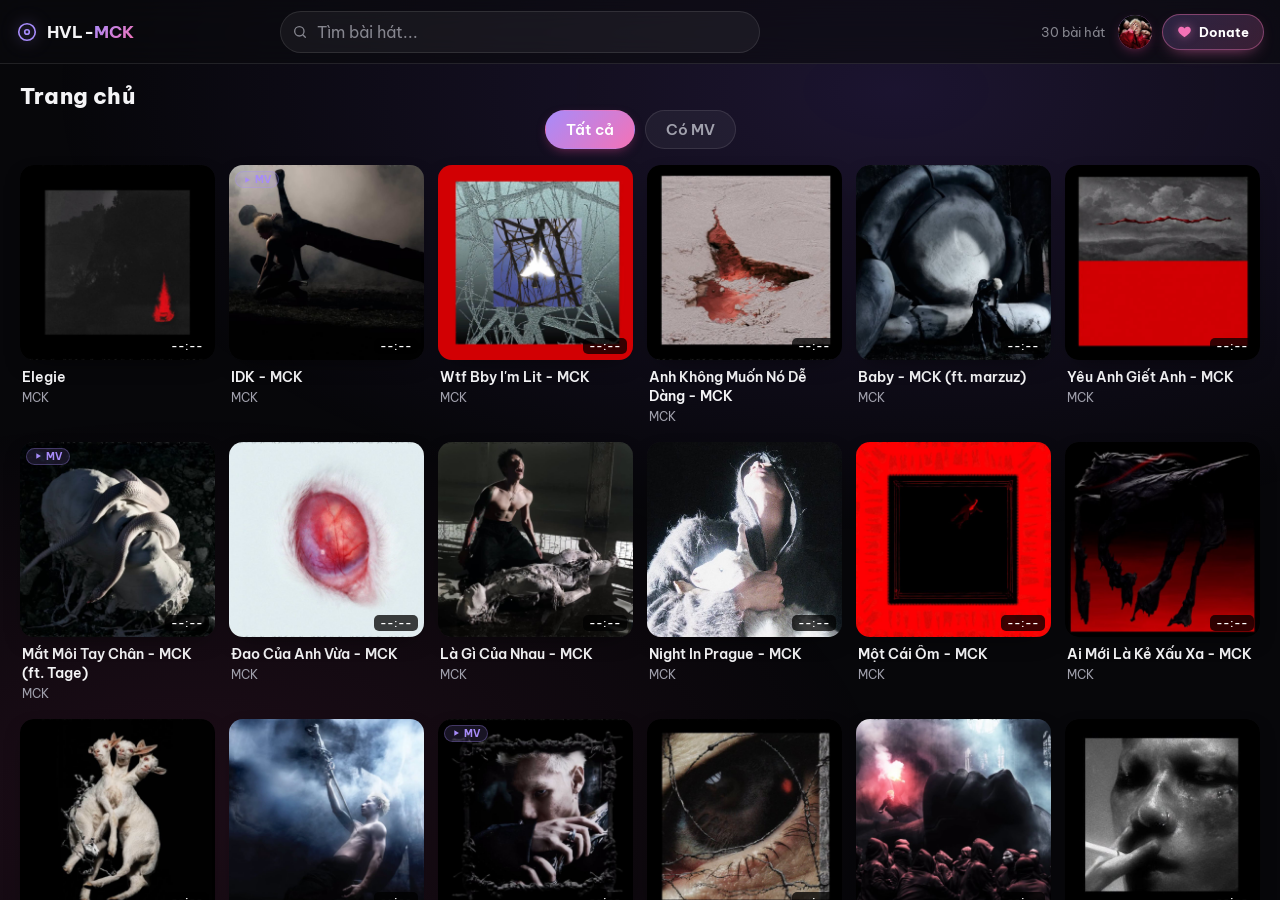
<file: index.html>
<!doctype html>
<html lang="vi">
  <head>
    <meta charset="UTF-8" />
    <meta
      name="viewport"
      content="width=device-width, initial-scale=1, viewport-fit=cover"
    />
    <title>HVL-MCK — 30 bài hát</title>
    <meta name="theme-color" content="#07070a" />
    <meta
      name="description"
      content="Trình nghe nhạc offline cho bộ sưu tập 30 bài hát MCK"
    />
    <link rel="manifest" href="manifest.json" />
    <link rel="icon" href="images/logo-192.png" sizes="192x192" type="image/png" />
    <link rel="apple-touch-icon" href="images/logo-192.png" sizes="192x192" />
    <link rel="preconnect" href="https://fonts.googleapis.com" />
    <link rel="preconnect" href="https://fonts.gstatic.com" crossorigin />
    <link
      href="https://fonts.googleapis.com/css2?family=Be+Vietnam+Pro:wght@400;500;600;700;800&display=swap"
      rel="stylesheet"
    />
    <link rel="stylesheet" href="css/style.css?v=47" />
  </head>
  <body>
    <div class="ambient" id="ambient" aria-hidden="true"></div>

    <div id="app">
      <header class="topbar">
        <div class="brand" id="brand-home" role="button" tabindex="0" aria-label="Về trang chủ">
          <span class="brand-mark">
            <svg
              viewBox="0 0 24 24"
              width="22"
              height="22"
              fill="none"
              stroke="currentColor"
              stroke-width="1.8"
              stroke-linecap="round"
              stroke-linejoin="round"
            >
              <circle cx="12" cy="12" r="9" />
              <circle cx="12" cy="12" r="2.5" />
            </svg>
          </span>
          <span class="brand-name">HVL-<em>MCK</em></span>
        </div>
        <div class="search">
          <svg
            class="search-icon"
            viewBox="0 0 24 24"
            width="16"
            height="16"
            fill="none"
            stroke="currentColor"
            stroke-width="2"
            stroke-linecap="round"
          >
            <circle cx="11" cy="11" r="7" />
            <path d="m20 20-3.5-3.5" />
          </svg>
          <input
            id="search-input"
            type="search"
            placeholder="Tìm bài hát..."
            autocomplete="off"
          />
        </div>
        <div class="topbar-meta">
          <span id="song-count">30 bài hát</span>
          <span class="topbar-avatar" aria-hidden="true"><img src="images/logo.jpg" alt="HVL-MCK" /></span>
        </div>
        <a
          id="donate-btn"
          class="donate-btn"
          href="donate.html"
          title="Ủng hộ HVL-MCK"
          aria-label="Donate — Ủng hộ HVL-MCK"
        >
          <svg
            viewBox="0 0 24 24"
            width="15"
            height="15"
            fill="currentColor"
            aria-hidden="true"
          >
            <path d="M12 21s-7.2-4.35-9.45-8.55C.85 9.27 2.3 5.5 5.9 4.55A5.1 5.1 0 0 1 12 7.2a5.1 5.1 0 0 1 6.1-2.65c3.6.95 5.05 4.72 3.35 7.9C19.2 16.65 12 21 12 21Z" />
          </svg>
          <span>Donate</span>
        </a>
      </header>

      <div class="yt-body">
        <main class="main">
          <section id="view-home" class="view view-home">
            <div class="view-head">
              <h1 id="home-title" class="view-title">Trang chủ</h1>
              <div class="filter-group" id="filter-group">
                <button
                  type="button"
                  class="filter-pill active"
                  data-filter="all"
                >
                  Tất cả
                </button>
                <button type="button" class="filter-pill" data-filter="mv">
                  Có MV
                </button>
              </div>
            </div>
            <ul id="card-grid" class="card-grid"></ul>
            <p id="no-results" class="no-results" hidden>
              Không tìm thấy bài hát nào.
            </p>
          </section>

          <section id="view-watch" class="view view-watch" hidden>
            <div class="watch-cols">
              <div class="watch-player">
                <button
                  id="btn-back"
                  class="icon-btn"
                  aria-label="Quay lại trang chủ"
                >
                  <svg
                    viewBox="0 0 24 24"
                    width="20"
                    height="20"
                    fill="none"
                    stroke="currentColor"
                    stroke-width="2"
                    stroke-linecap="round"
                    stroke-linejoin="round"
                  >
                    <path d="M15 18l-6-6 6-6" />
                  </svg>
                </button>
                <div class="watch-stage">
                  <div class="stage-visual" id="stage-visual">
                    <div class="stage-empty" id="stage-empty">
                    <svg
                      viewBox="0 0 24 24"
                      width="40"
                      height="40"
                      fill="none"
                      stroke="currentColor"
                      stroke-width="1.5"
                      stroke-linecap="round"
                      stroke-linejoin="round"
                    >
                      <circle cx="12" cy="12" r="9" />
                      <path d="M9 15V9l7-2v6" />
                    </svg>
                    <p>Chọn một bài hát để bắt đầu</p>
                  </div>
                  <video
                    id="audio-el"
                    class="audio-video"
                    playsinline
                    preload="metadata"
                    muted
                    hidden
                  ></video>
                  <video
                    id="mv-video"
                    class="mv-video"
                    playsinline
                    preload="metadata"
                    muted
                    hidden
                  ></video>
                  <!--
                    The real, always-audible sound source. audio-el/mv-video above are
                    muted decorative pictures only — see js/app.js for why.
                  -->
                  <audio id="sound-el" preload="metadata" hidden></audio>
                  <div class="stage-overlay">
                    <div class="progress-row">
                      <span id="time-current" class="time">0:00</span>
                      <input
                        id="progress"
                        class="progress"
                        type="range"
                        min="0"
                        max="100"
                        value="0"
                        step="0.1"
                        aria-label="Tiến trình bài hát"
                      />
                      <span id="time-duration" class="time">0:00</span>
                    </div>
                    <div class="controls-row">
                      <button
                        id="btn-shuffle"
                        class="ctrl-btn"
                        title="Phát ngẫu nhiên"
                        aria-label="Phát ngẫu nhiên"
                      >
                        <svg
                          viewBox="0 0 24 24"
                          width="20"
                          height="20"
                          fill="none"
                          stroke="currentColor"
                          stroke-width="2"
                          stroke-linecap="round"
                          stroke-linejoin="round"
                        >
                          <path d="M3 7h4l10 10h4" />
                          <path d="M17 7h4v4" />
                          <path d="M3 17h4l2.5-2.5" />
                          <path d="m14.5 9.5 2.5-2.5h4" />
                        </svg>
                      </button>
                      <button
                        id="btn-prev"
                        class="ctrl-btn"
                        title="Bài trước"
                        aria-label="Bài trước"
                      >
                        <svg
                          viewBox="0 0 24 24"
                          width="22"
                          height="22"
                          fill="currentColor"
                        >
                          <path d="M6 5h2v14H6zM20 5v14l-11-7z" />
                        </svg>
                      </button>
                      <button
                        id="btn-play"
                        class="ctrl-btn play-btn"
                        title="Phát / Tạm dừng"
                        aria-label="Phát hoặc tạm dừng"
                      >
                        <svg
                          id="icon-play"
                          class="icon-play"
                          viewBox="0 0 24 24"
                          width="26"
                          height="26"
                          fill="currentColor"
                        >
                          <path d="M8 5.5v13l11-6.5-11-6.5z" />
                        </svg>
                        <svg
                          id="icon-pause"
                          class="icon-pause"
                          viewBox="0 0 24 24"
                          width="26"
                          height="26"
                          fill="currentColor"
                        >
                          <path d="M7 5h3.5v14H7zM13.5 5H17v14h-3.5z" />
                        </svg>
                      </button>
                      <button
                        id="btn-next"
                        class="ctrl-btn"
                        title="Bài sau"
                        aria-label="Bài sau"
                      >
                        <svg
                          viewBox="0 0 24 24"
                          width="22"
                          height="22"
                          fill="currentColor"
                        >
                          <path d="M16 5h2v14h-2zM4 5v14l11-7z" />
                        </svg>
                      </button>
                      <button
                        id="btn-repeat"
                        class="ctrl-btn"
                        title="Lặp lại"
                        aria-label="Lặp lại"
                      >
                        <svg
                          viewBox="0 0 24 24"
                          width="20"
                          height="20"
                          fill="none"
                          stroke="currentColor"
                          stroke-width="2"
                          stroke-linecap="round"
                          stroke-linejoin="round"
                        >
                          <path d="m17 2 4 4-4 4" />
                          <path d="M3 11V9a4 4 0 0 1 4-4h14" />
                          <path d="m7 22-4-4 4-4" />
                          <path d="M21 13v2a4 4 0 0 1-4 4H3" />
                        </svg>
                        <span id="repeat-one-badge" class="repeat-one-badge">1</span>
                      </button>
                      <button
                        id="btn-fullscreen"
                        class="ctrl-btn fullscreen-btn"
                        title="Toàn màn hình"
                        aria-label="Xem toàn màn hình"
                      >
                        <svg
                          id="icon-fs-expand"
                          class="icon-fs-expand"
                          viewBox="0 0 24 24"
                          width="18"
                          height="18"
                          fill="none"
                          stroke="currentColor"
                          stroke-width="2"
                          stroke-linecap="round"
                          stroke-linejoin="round"
                        >
                          <path d="M8 3H5a2 2 0 0 0-2 2v3" />
                          <path d="M21 8V5a2 2 0 0 0-2-2h-3" />
                          <path d="M3 16v3a2 2 0 0 0 2 2h3" />
                          <path d="M16 21h3a2 2 0 0 0 2-2v-3" />
                        </svg>
                        <svg
                          id="icon-fs-collapse"
                          class="icon-fs-collapse"
                          viewBox="0 0 24 24"
                          width="18"
                          height="18"
                          fill="none"
                          stroke="currentColor"
                          stroke-width="2"
                          stroke-linecap="round"
                          stroke-linejoin="round"
                        >
                          <path d="M8 3v3a2 2 0 0 1-2 2H3" />
                          <path d="M21 8h-3a2 2 0 0 1-2-2V3" />
                          <path d="M3 16h3a2 2 0 0 1 2 2v3" />
                          <path d="M16 21v-3a2 2 0 0 1 2-2h3" />
                        </svg>
                      </button>
                    </div>
                  </div>
                  <button
                    id="btn-fs-back"
                    class="icon-btn fs-back-btn"
                    aria-label="Thoát toàn màn hình"
                  >
                    <svg
                      viewBox="0 0 24 24"
                      width="20"
                      height="20"
                      fill="none"
                      stroke="currentColor"
                      stroke-width="2"
                      stroke-linecap="round"
                      stroke-linejoin="round"
                    >
                      <path d="M15 18l-6-6 6-6" />
                    </svg>
                  </button>
                </div>
                <div class="watch-top-info">
                  <div class="watch-top-text">
                    <h2 id="stage-title" class="stage-title">
                      Chưa phát bài nào
                    </h2>
                    <p id="stage-sub" class="stage-sub">MCK</p>
                  </div>
                  <div class="view-toggle" id="view-toggle">
                    <button
                      type="button"
                      class="view-btn active"
                      data-mode="image"
                    >
                      <svg
                        viewBox="0 0 24 24"
                        width="16"
                        height="16"
                        fill="none"
                        stroke="currentColor"
                        stroke-width="2"
                        stroke-linecap="round"
                        stroke-linejoin="round"
                      >
                        <path d="M9 18V5l12-2v13" />
                        <circle cx="6" cy="18" r="3" />
                        <circle cx="18" cy="16" r="3" />
                      </svg>
                      <span>Audio</span>
                    </button>
                    <button
                      type="button"
                      class="view-btn"
                      data-mode="mv"
                      id="mv-toggle-btn"
                      disabled
                    >
                      <svg
                        viewBox="0 0 24 24"
                        width="16"
                        height="16"
                        fill="currentColor"
                      >
                        <path d="M8 5.5v13l11-6.5-11-6.5z" />
                      </svg>
                      <span>MV</span>
                    </button>
                  </div>
                </div>
                </div>
              </div>
              <aside class="watch-list" aria-label="Danh sách phát">
                <h3 class="watch-list-title">Danh sách phát</h3>
                <ul id="song-list" class="song-list"></ul>
              </aside>
            </div>
          </section>

          <footer class="site-footer" aria-label="Thông tin website">
            <div class="footer-grid">
              <div class="footer-brand-col">
                <div class="footer-brand">
                  <img
                    class="footer-logo"
                    src="images/logo.jpg"
                    alt="Logo HVL-MCK"
                    loading="lazy"
                  />
                  <div>
                    <p class="footer-name">HVL-<span>MCK</span></p>
                    <p class="footer-tagline">
                      Không gian âm nhạc dành cho những người yêu MCK.
                    </p>
                  </div>
                </div>
                <p class="footer-note">
                  Trình nghe nhạc nhẹ, nhanh và hoạt động ngoại tuyến —
                  dành riêng cho bộ sưu tập 30 ca khúc của MCK.
                </p>
              </div>

              <div class="footer-cols">
                <section class="footer-section" aria-labelledby="footer-about-title">
                  <h2 class="footer-heading">
                    <button type="button" class="footer-tab" id="footer-about-title" aria-expanded="false" aria-controls="footer-about-panel">
                      Về trang web
                    </button>
                  </h2>
                  <ul class="footer-list" id="footer-about-panel">
                    <li>Đầy đủ 30 track và 6 MV từ album</li>
                    <li>Phát nền &amp; điều khiển bằng phím tắt</li>
                    <li>Tìm kiếm không dấu</li>
                    <li>PWA — cài đặt và dùng offline</li>
                  </ul>
                </section>

                <section class="footer-section" aria-labelledby="footer-author-title">
                  <h2 class="footer-heading">
                    <button type="button" class="footer-tab" id="footer-author-title" aria-expanded="false" aria-controls="footer-author-panel">
                      Người xây dựng
                    </button>
                  </h2>
                  <div id="footer-author-panel">
                    <div class="footer-author">
                      <img
                        class="footer-avt"
                        src="images/my_avt.png"
                        alt="Avatar Twot"
                        loading="lazy"
                      />
                      <p class="footer-text">
                        Thiết kế &amp; phát triển bởi
                        <strong>Twot</strong> — được tạo nên từ niềm đam mê
                        âm nhạc và coding.
                      </p>
                    </div>
                    <ul class="footer-contact" aria-label="Liên hệ">
                    <li>
                      <svg viewBox="0 0 24 24" width="14" height="14" fill="none" stroke="currentColor" stroke-width="2" stroke-linecap="round" stroke-linejoin="round" aria-hidden="true">
                        <rect x="2" y="4" width="20" height="16" rx="2" />
                        <path d="m22 7-10 6L2 7" />
                      </svg>
                      <a href="mailto:nguyenngoctinh011258@gmail.com">nguyenngoctinh011258@gmail.com</a>
                    </li>
                    <li>
                      <svg viewBox="0 0 24 24" width="14" height="14" fill="currentColor" aria-hidden="true">
                        <path d="M12 .3a12 12 0 0 0-3.8 23.4c.6.1.8-.3.8-.6v-2c-3.3.7-4-1.6-4-1.6-.6-1.4-1.4-1.8-1.4-1.8-1.1-.8.1-.8.1-.8 1.2.1 1.9 1.3 1.9 1.3 1.1 1.9 2.9 1.3 3.6 1 .1-.8.4-1.3.8-1.6-2.7-.3-5.5-1.4-5.5-6 0-1.3.5-2.4 1.3-3.2-.1-.3-.6-1.6.1-3.2 0 0 1-.3 3.4 1.3a11.7 11.7 0 0 1 6.2 0c2.3-1.6 3.4-1.3 3.4-1.3.7 1.6.2 2.9.1 3.2.8.8 1.3 1.9 1.3 3.2 0 4.6-2.8 5.6-5.5 6 .4.4.8 1.1.8 2.2v3.3c0 .3.2.7.8.6A12 12 0 0 0 12 .3" />
                      </svg>
                      <a href="https://github.com/twotnguyen" target="_blank" rel="noopener">twotnguyen</a>
                    </li>
                    <li>
                      <svg viewBox="0 0 24 24" width="14" height="14" fill="currentColor" aria-hidden="true">
                        <path d="M24 12.07C24 5.4 18.63 0 12 0S0 5.4 0 12.07c0 6.02 4.39 11.01 10.13 11.93v-8.44H7.08v-3.49h3.05V9.41c0-3.02 1.79-4.7 4.53-4.7 1.31 0 2.68.24 2.68.24v2.97h-1.51c-1.49 0-1.96.93-1.96 1.89v2.26h3.33l-.53 3.49h-2.8V24C19.61 23.08 24 18.09 24 12.07" />
                      </svg>
                      <a href="https://www.facebook.com/nguyen.tinh.754402" target="_blank" rel="noopener">Nguyen Tinh</a>
                    </li>
                    <li>
                      <svg viewBox="0 0 24 24" width="14" height="14" fill="currentColor" aria-hidden="true">
                        <path d="M12 2.16c3.2 0 3.58.01 4.85.07 1.17.05 1.8.25 2.23.41.56.22.96.48 1.38.9.42.42.68.82.9 1.38.16.42.36 1.06.41 2.23.06 1.27.07 1.65.07 4.85s-.01 3.58-.07 4.85c-.05 1.17-.25 1.8-.41 2.23-.22.56-.48.96-.9 1.38-.42.42-.82.68-1.38.9-.42.16-1.06.36-2.23.41-1.27.06-1.65.07-4.85.07s-3.58-.01-4.85-.07c-1.17-.05-1.8-.25-2.23-.41a3.7 3.7 0 0 1-1.38-.9 3.7 3.7 0 0 1-.9-1.38c-.16-.42-.36-1.06-.41-2.23C2.17 15.58 2.16 15.2 2.16 12s.01-3.58.07-4.85c.05-1.17.25-1.8.41-2.23.22-.56.48-.96.9-1.38.42-.42.82-.68 1.38-.9.42-.16 1.06-.36 2.23-.41C8.42 2.17 8.8 2.16 12 2.16M12 0C8.74 0 8.33.01 7.05.07 5.78.13 4.9.33 4.14.63c-.79.3-1.46.72-2.13 1.38A5.88 5.88 0 0 0 .63 4.14C.33 4.9.13 5.78.07 7.05.01 8.33 0 8.74 0 12s.01 3.67.07 4.95c.06 1.27.26 2.15.56 2.91.3.79.72 1.46 1.38 2.13a5.88 5.88 0 0 0 2.13 1.38c.76.3 1.64.5 2.91.56C8.33 23.99 8.74 24 12 24s3.67-.01 4.95-.07c1.27-.06 2.15-.26 2.91-.56a5.88 5.88 0 0 0 2.13-1.38 5.88 5.88 0 0 0 1.38-2.13c.3-.76.5-1.64.56-2.91.06-1.28.07-1.69.07-4.95s-.01-3.67-.07-4.95c-.06-1.27-.26-2.15-.56-2.91a5.88 5.88 0 0 0-1.38-2.13A5.88 5.88 0 0 0 19.86.63c-.76-.3-1.64-.5-2.91-.56C15.67.01 15.26 0 12 0m0 5.84A6.16 6.16 0 1 0 18.16 12 6.16 6.16 0 0 0 12 5.84M12 16a4 4 0 1 1 4-4 4 4 0 0 1-4 4m7.85-10.4a1.44 1.44 0 1 1-1.44-1.44 1.44 1.44 0 0 1 1.44 1.44" />
                      </svg>
                      <a href="https://www.instagram.com/ybtwot/?hl=en" target="_blank" rel="noopener">ybtwot</a>
                    </li>
                  </ul>
                  </div>
                </section>

                <section class="footer-section" aria-labelledby="footer-tech-title">
                  <h2 class="footer-heading">
                    <button type="button" class="footer-tab" id="footer-tech-title" aria-expanded="false" aria-controls="footer-tech-panel">
                      Công nghệ
                    </button>
                  </h2>
                  <ul class="footer-tech" aria-label="Công nghệ sử dụng" id="footer-tech-panel">
                    <li><span class="dot dot-html"></span>HTML5</li>
                    <li><span class="dot dot-css"></span>CSS3</li>
                    <li><span class="dot dot-js"></span>JavaScript</li>
                    <li><span class="dot dot-pwa"></span>PWA</li>
                  </ul>
                </section>
              </div>
            </div>

            <div class="footer-bottom">
              <p class="footer-copyright">&copy; 2026 Twot. All rights reserved.</p>
              <p class="footer-made">
                Làm bằng <span class="heart" aria-hidden="true">&hearts;</span> và âm nhạc
              </p>
            </div>
          </footer>
        </main>
      </div>

      <div class="player-bar" id="player-bar" hidden>
        <div class="pb-row">
          <img id="pb-cover" class="pb-cover" alt="" />
          <div class="pb-info">
            <div id="pb-title" class="pb-title">Chưa phát bài nào</div>
          </div>
          <div class="pb-controls">
            <button id="pb-prev" class="pb-btn" aria-label="Bài trước">
              <svg
                viewBox="0 0 24 24"
                width="20"
                height="20"
                fill="currentColor"
              >
                <path d="M6 5h2v14H6zM20 5v14l-11-7z" />
              </svg>
            </button>
            <button
              id="pb-play"
              class="pb-btn pb-play"
              aria-label="Phát hoặc tạm dừng"
            >
              <svg
                class="icon-play"
                viewBox="0 0 24 24"
                width="20"
                height="20"
                fill="currentColor"
              >
                <path d="M8 5.5v13l11-6.5-11-6.5z" />
              </svg>
              <svg
                class="icon-pause"
                viewBox="0 0 24 24"
                width="20"
                height="20"
                fill="currentColor"
              >
                <path d="M7 5h3.5v14H7zM13.5 5H17v14h-3.5z" />
              </svg>
            </button>
            <button id="pb-next" class="pb-btn" aria-label="Bài sau">
              <svg
                viewBox="0 0 24 24"
                width="20"
                height="20"
                fill="currentColor"
              >
                <path d="M16 5h2v14h-2zM4 5v14l11-7z" />
              </svg>
            </button>
          </div>
        </div>
        <div class="pb-progress">
          <div id="pb-progress-fill" class="pb-progress-fill"></div>
        </div>
      </div>
    </div>

    <script src="js/data.js"></script>
    <script src="js/state.js"></script>
    <script src="js/render.js"></script>
    <script src="js/player.js"></script>
    <script src="js/events.js?v=44"></script>
  </body>
</html>
</file>
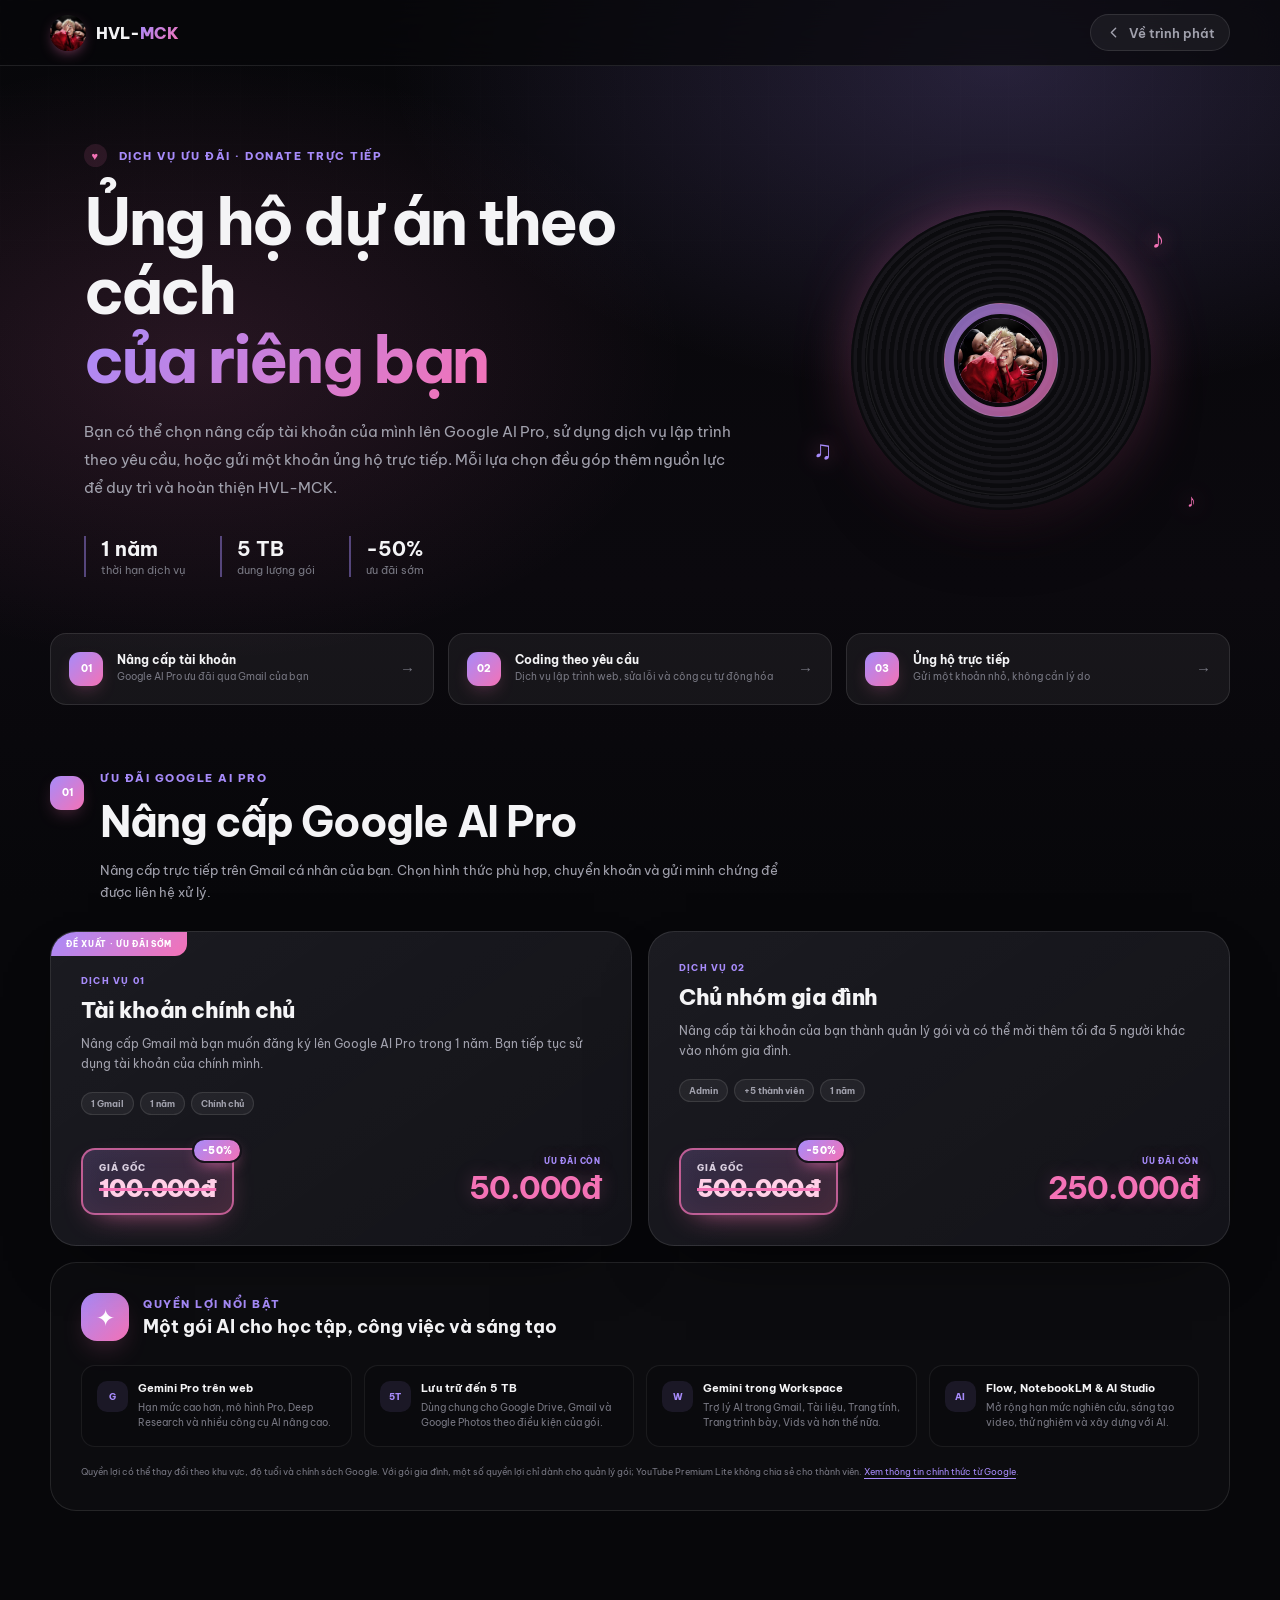
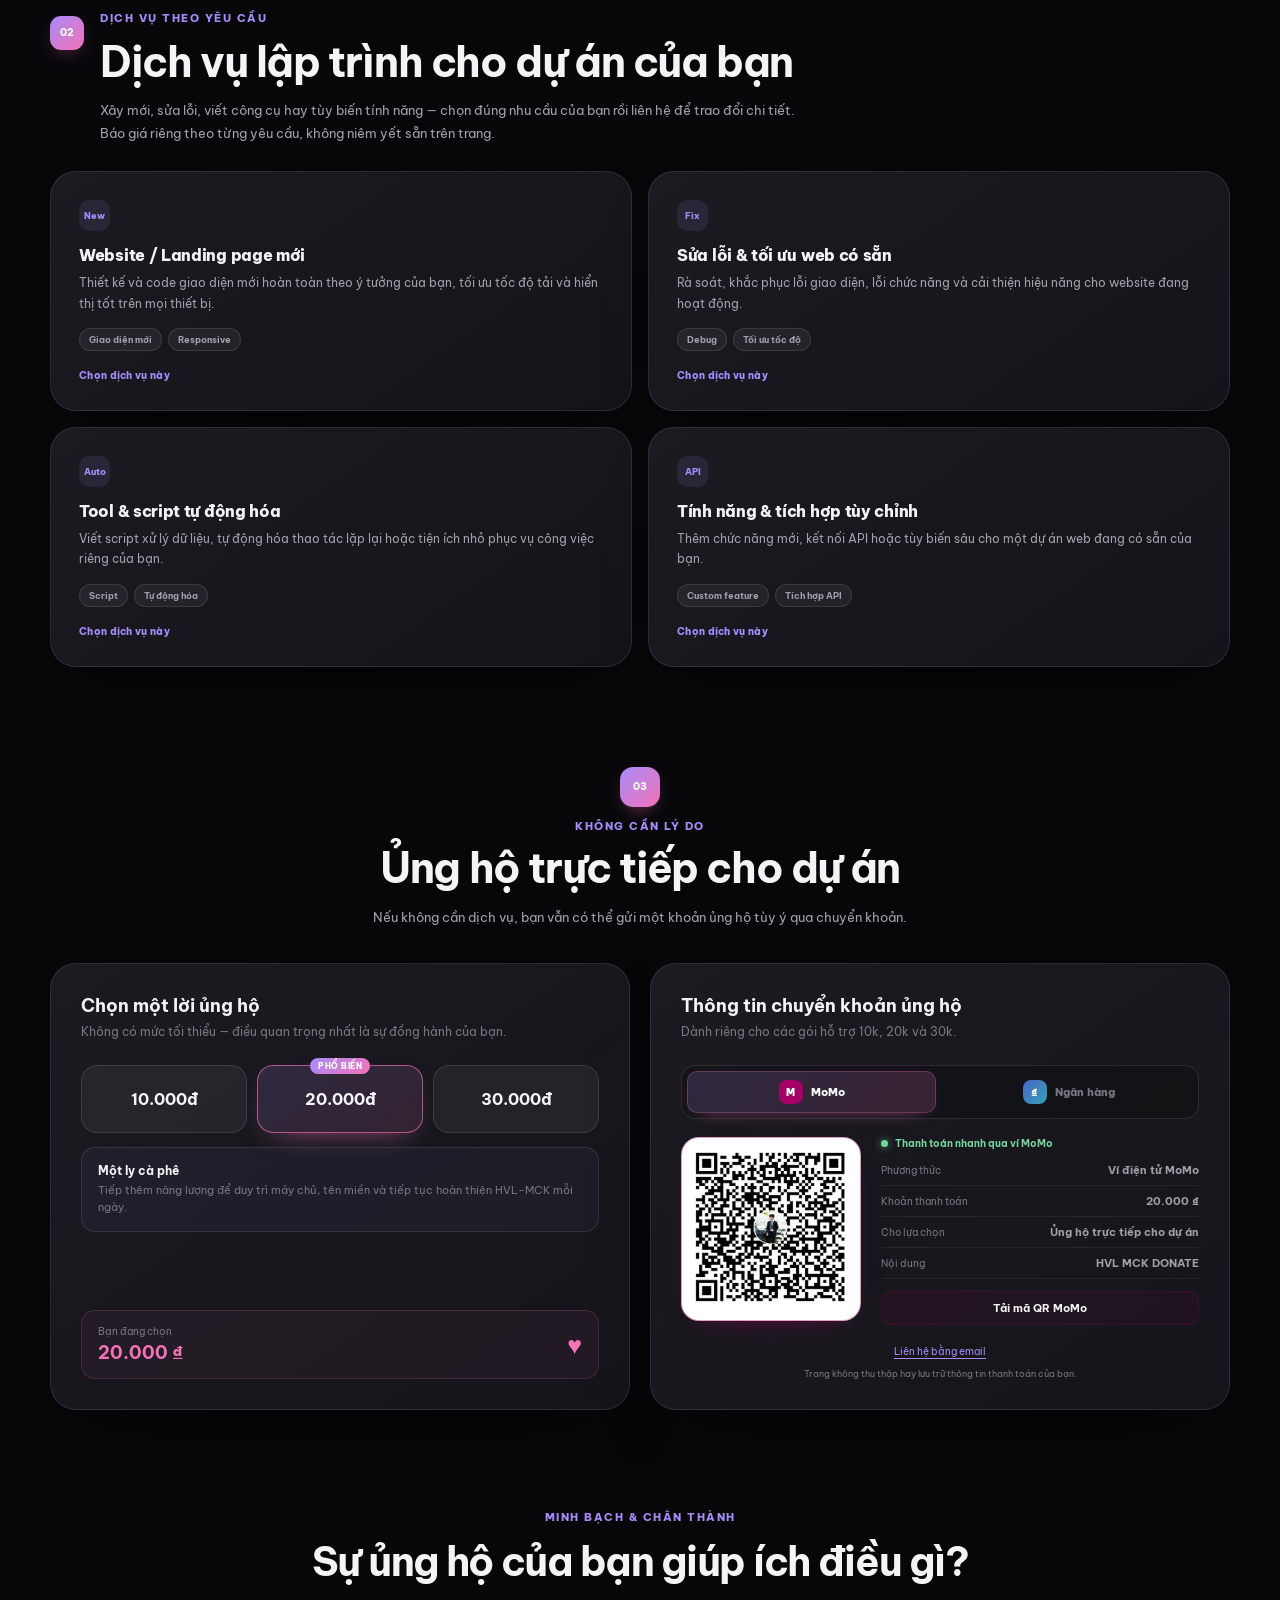
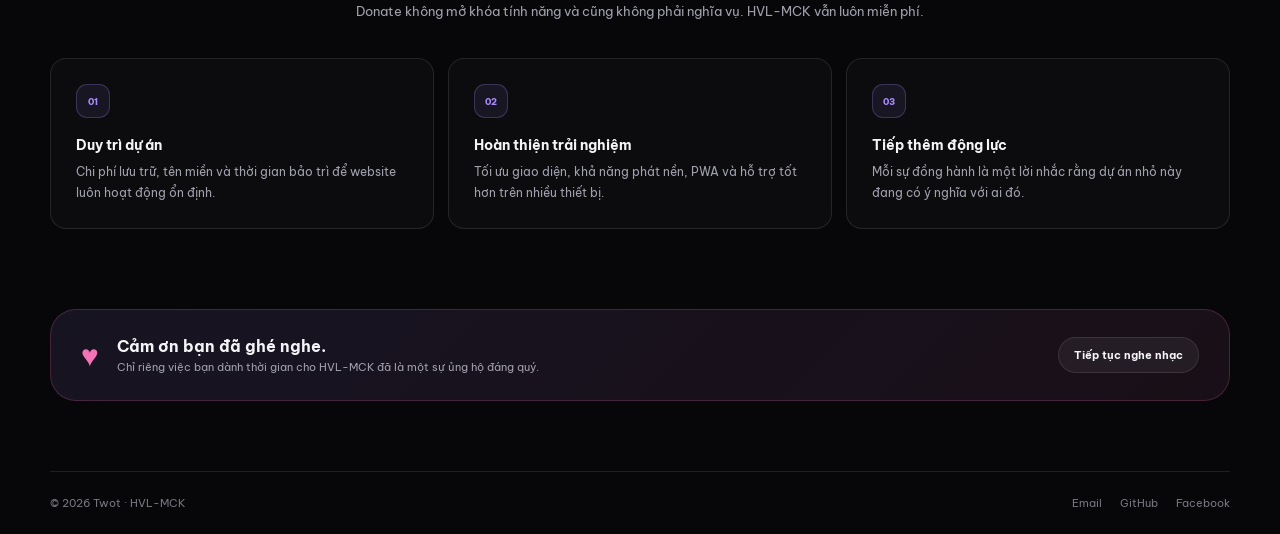
<file: donate.html>
<!doctype html>
<html lang="vi">
  <head>
    <meta charset="UTF-8" />
    <meta
      name="viewport"
      content="width=device-width, initial-scale=1, viewport-fit=cover"
    />
    <title>Donate — Ủng hộ HVL-MCK</title>
    <meta name="theme-color" content="#07070a" />
    <meta
      name="description"
      content="Ủng hộ người xây dựng HVL-MCK tiếp tục duy trì và hoàn thiện trải nghiệm nghe nhạc."
    />
    <link rel="icon" href="images/logo.jpg" type="image/jpeg" />
    <link rel="apple-touch-icon" href="images/logo.jpg" />
    <link rel="preconnect" href="https://fonts.googleapis.com" />
    <link rel="preconnect" href="https://fonts.gstatic.com" crossorigin />
    <link
      href="https://fonts.googleapis.com/css2?family=Be+Vietnam+Pro:wght@400;500;600;700;800&display=swap"
      rel="stylesheet"
    />
    <link rel="stylesheet" href="css/donate.css?v=20260810-3" />
  </head>
  <body>
    <div class="donate-ambient" aria-hidden="true"></div>

    <header class="donate-topbar">
      <a class="donate-brand" href="index.html" aria-label="Về HVL-MCK">
        <img src="images/logo.jpg" alt="" />
        <span>HVL-<em>MCK</em></span>
      </a>
      <a class="back-link" href="index.html">
        <svg
          viewBox="0 0 24 24"
          width="17"
          height="17"
          fill="none"
          stroke="currentColor"
          stroke-width="2"
          stroke-linecap="round"
          stroke-linejoin="round"
          aria-hidden="true"
        >
          <path d="m15 18-6-6 6-6" />
        </svg>
        <span>Về trình phát</span>
      </a>
    </header>

    <main class="donate-main">
      <section class="donate-hero" aria-labelledby="donate-title">
        <div class="hero-copy">
          <p class="eyebrow">
            <span class="eyebrow-heart" aria-hidden="true">♥</span>
            Dịch vụ ưu đãi · Donate trực tiếp
          </p>
          <h1 id="donate-title">
            Ủng hộ dự án theo cách<br /><span>của riêng bạn</span>
          </h1>
          <p class="hero-lead">
            Bạn có thể chọn nâng cấp tài khoản của mình lên Google AI Pro, sử
            dụng dịch vụ lập trình theo yêu cầu, hoặc gửi một khoản ủng hộ trực
            tiếp. Mỗi lựa chọn đều góp thêm nguồn lực để duy trì và hoàn thiện
            HVL-MCK.
          </p>
          <div class="hero-stats" aria-label="Thông tin ưu đãi">
            <div><strong>1 năm</strong><span>thời hạn dịch vụ</span></div>
            <div><strong>5 TB</strong><span>dung lượng gói</span></div>
            <div><strong>-50%</strong><span>ưu đãi sớm</span></div>
          </div>
        </div>

        <div class="hero-art" aria-hidden="true">
          <div class="vinyl">
            <div class="vinyl-ring"></div>
            <img src="images/logo.jpg" alt="" />
          </div>
          <span class="note note-one">♪</span>
          <span class="note note-two">♫</span>
          <span class="note note-three">♪</span>
        </div>
      </section>

      <nav class="methods-nav" aria-label="3 cách ủng hộ dự án">
        <a class="method-card" href="#method-upgrade">
          <span class="step">01</span>
          <span class="method-body">
            <strong>Nâng cấp tài khoản</strong>
            <span>Google AI Pro ưu đãi qua Gmail của bạn</span>
          </span>
          <span class="method-arrow" aria-hidden="true">→</span>
        </a>
        <a class="method-card" href="#method-coding">
          <span class="step">02</span>
          <span class="method-body">
            <strong>Coding theo yêu cầu</strong>
            <span>Dịch vụ lập trình web, sửa lỗi và công cụ tự động hóa</span>
          </span>
          <span class="method-arrow" aria-hidden="true">→</span>
        </a>
        <a class="method-card" href="#method-direct">
          <span class="step">03</span>
          <span class="method-body">
            <strong>Ủng hộ trực tiếp</strong>
            <span>Gửi một khoản nhỏ, không cần lý do</span>
          </span>
          <span class="method-arrow" aria-hidden="true">→</span>
        </a>
      </nav>

      <section
        class="services-section"
        id="method-upgrade"
        aria-labelledby="services-title"
      >
        <div class="services-heading">
          <span class="step">01</span>
          <div class="services-heading-text">
            <p class="eyebrow">Ưu đãi Google AI Pro</p>
            <h2 id="services-title">Nâng cấp Google AI Pro</h2>
            <p>
              Nâng cấp trực tiếp trên Gmail cá nhân của bạn. Chọn hình thức phù
              hợp, chuyển khoản và gửi minh chứng để được liên hệ xử lý.
            </p>
          </div>
        </div>

        <div
          class="service-plans"
          role="group"
          aria-label="Chọn dịch vụ Google AI Pro"
        >
          <button
            type="button"
            class="service-option featured"
            data-service="personal"
            data-title="Google AI Pro — Tài khoản chính chủ"
            data-price="50000"
            data-code="AIPRO1"
            aria-pressed="false"
          >
            <span class="service-ribbon">Đề xuất · Ưu đãi sớm</span>
            <span class="service-number">Dịch vụ 01</span>
            <span class="service-title">Tài khoản chính chủ</span>
            <span class="service-description">
              Nâng cấp Gmail mà bạn muốn đăng ký lên Google AI Pro trong 1 năm.
              Bạn tiếp tục sử dụng tài khoản của chính mình.
            </span>
            <span class="service-tags"
              ><span>1 Gmail</span><span>1 năm</span
              ><span>Chính chủ</span></span
            >
            <span class="service-price">
              <span class="original-price"
                ><small>Giá gốc</small><del>100.000đ</del></span
              >
              <strong>50.000đ</strong>
            </span>
          </button>

          <button
            type="button"
            class="service-option"
            data-service="family"
            data-title="Google AI Pro — Chủ nhóm gia đình"
            data-price="250000"
            data-code="AIPRO5"
            aria-pressed="false"
          >
            <span class="service-number">Dịch vụ 02</span>
            <span class="service-title">Chủ nhóm gia đình</span>
            <span class="service-description">
              Nâng cấp tài khoản của bạn thành quản lý gói và có thể mời thêm
              tối đa 5 người khác vào nhóm gia đình.
            </span>
            <span class="service-tags"
              ><span>Admin</span><span>+5 thành viên</span
              ><span>1 năm</span></span
            >
            <span class="service-price">
              <span class="original-price"
                ><small>Giá gốc</small><del>500.000đ</del></span
              >
              <strong>250.000đ</strong>
            </span>
          </button>
        </div>

        <div class="benefits-card">
          <div class="benefit-lead">
            <span class="gemini-mark" aria-hidden="true">✦</span>
            <div>
              <p class="eyebrow">Quyền lợi nổi bật</p>
              <h3>Một gói AI cho học tập, công việc và sáng tạo</h3>
            </div>
          </div>
          <div class="benefit-grid">
            <article>
              <span class="benefit-icon">G</span>
              <div>
                <h4>Gemini Pro trên web</h4>
                <p>
                  Hạn mức cao hơn, mô hình Pro, Deep Research và nhiều công cụ
                  AI nâng cao.
                </p>
              </div>
            </article>
            <article>
              <span class="benefit-icon">5T</span>
              <div>
                <h4>Lưu trữ đến 5 TB</h4>
                <p>
                  Dùng chung cho Google Drive, Gmail và Google Photos theo điều
                  kiện của gói.
                </p>
              </div>
            </article>
            <article>
              <span class="benefit-icon">W</span>
              <div>
                <h4>Gemini trong Workspace</h4>
                <p>
                  Trợ lý AI trong Gmail, Tài liệu, Trang tính, Trang trình bày,
                  Vids và hơn thế nữa.
                </p>
              </div>
            </article>
            <article>
              <span class="benefit-icon">AI</span>
              <div>
                <h4>Flow, NotebookLM &amp; AI Studio</h4>
                <p>
                  Mở rộng hạn mức nghiên cứu, sáng tạo video, thử nghiệm và xây
                  dựng với AI.
                </p>
              </div>
            </article>
          </div>
          <p class="service-fineprint">
            Quyền lợi có thể thay đổi theo khu vực, độ tuổi và chính sách
            Google. Với gói gia đình, một số quyền lợi chỉ dành cho quản lý gói;
            YouTube Premium Lite không chia sẻ cho thành viên.
            <a
              href="https://one.google.com/about/plans"
              target="_blank"
              rel="noopener"
              >Xem thông tin chính thức từ Google</a
            >.
          </p>
        </div>

        <div id="service-order-section" class="order-card donate-card" hidden>
          <div class="section-heading">
            <h2>Đăng ký dịch vụ</h2>
            <p>
              Kiểm tra dịch vụ, quyền lợi nhận được và thông tin thanh toán.
            </p>
          </div>

          <div class="service-summary" aria-live="polite">
            <div>
              <span>Dịch vụ đã chọn</span>
              <strong id="selected-service-name"
                >Google AI Pro — Tài khoản chính chủ</strong
              >
            </div>
            <strong id="selected-service-price">50.000 ₫</strong>
          </div>

          <section
            class="selected-benefits"
            aria-labelledby="selected-benefits-title"
          >
            <div class="selected-benefits-head">
              <span class="gemini-mark small" aria-hidden="true">✦</span>
              <div>
                <span class="eyebrow">Đi kèm dịch vụ</span>
                <h3 id="selected-benefits-title">Tiện ích bạn sẽ nhận được</h3>
              </div>
            </div>
            <ul class="selected-benefits-list">
              <li id="selected-plan-benefit">
                <strong>Tài khoản chính chủ</strong
                ><span
                  >Nâng cấp trực tiếp trên Gmail của bạn trong thời hạn 1
                  năm.</span
                >
              </li>
              <li>
                <strong>Gemini Pro trên web</strong
                ><span>Hạn mức cao hơn, mô hình Pro và Deep Research.</span>
              </li>
              <li>
                <strong>Dung lượng đến 5 TB</strong
                ><span
                  >Dùng cho Google Drive, Gmail và Google Photos theo điều kiện
                  gói.</span
                >
              </li>
              <li>
                <strong>Bộ công cụ AI mở rộng</strong
                ><span
                  >Gemini trong Workspace, Flow, NotebookLM và Google AI
                  Studio.</span
                >
              </li>
            </ul>
          </section>

          <section
            id="service-payment-panel"
            class="service-payment-panel"
            aria-labelledby="service-payment-title"
          >
            <div class="service-payment-head">
              <div>
                <span class="eyebrow">Bước tiếp theo</span>
                <h3 id="service-payment-title">Thông tin thanh toán</h3>
              </div>
            </div>

            <div class="service-payment-methods">
              <article class="service-method momo-method">
                <div class="service-method-title">
                  <span class="method-logo momo-logo">M</span>
                  <h4>Thanh toán MoMo</h4>
                </div>
                <p>
                  Quét mã QR tương ứng với dịch vụ đang chọn để thanh toán qua
                  MoMo.
                </p>
                <figure class="service-qr momo-qr-frame">
                  <img
                    id="service-momo-qr"
                    src="images/50k_momo.jpg"
                    alt="Mã QR MoMo thanh toán dịch vụ Google AI Pro 50.000 đồng"
                  />
                  <figcaption>
                    QR MoMo · Gói
                    <span id="service-momo-caption">50.000 ₫</span>
                  </figcaption>
                </figure>
                <div class="momo-phone-row">
                  <div>
                    <span>Số điện thoại MoMo</span><strong>0369861439</strong>
                  </div>
                  <button
                    id="copy-service-momo-phone"
                    class="inline-copy-btn"
                    type="button"
                    aria-label="Sao chép số điện thoại MoMo 0369861439"
                  >
                    Sao chép
                  </button>
                </div>
                <div class="method-amount">
                  <span>Cần thanh toán</span
                  ><strong id="service-momo-price">50.000 ₫</strong>
                </div>
                <a
                  id="download-service-momo-qr"
                  class="secondary-btn download-qr"
                  href="images/50k_momo.jpg"
                  download="HVL-MoMo-50000.jpg"
                  >Tải mã QR MoMo</a
                >
              </article>

              <article class="service-method bank-method">
                <div class="service-method-title">
                  <span class="method-logo bank-logo">₫</span>
                  <h4>Chuyển khoản ACB</h4>
                </div>
                <p>
                  Quét mã QR tương ứng với dịch vụ đang chọn để chuyển khoản qua
                  ACB.
                </p>
                <figure class="service-qr bank-qr-frame">
                  <img
                    id="service-bank-qr"
                    src="images/50k_ACB.jpg"
                    alt="Mã QR ACB thanh toán dịch vụ Google AI Pro 50.000 đồng"
                  />
                  <figcaption>
                    QR ACB · Gói <span id="service-bank-caption">50.000 ₫</span>
                  </figcaption>
                </figure>
                <dl class="bank-details service-bank-details">
                  <div>
                    <dt>Ngân hàng</dt>
                    <dd>
                      <span id="service-bank-name">ACB</span
                      ><button
                        class="inline-copy-btn compact-copy"
                        type="button"
                        data-copy-target="service-bank-name"
                        aria-label="Sao chép tên ngân hàng"
                      >
                        Sao chép
                      </button>
                    </dd>
                  </div>
                  <div>
                    <dt>Số tài khoản</dt>
                    <dd>
                      <span id="service-bank-account">23992227</span
                      ><button
                        class="inline-copy-btn compact-copy"
                        type="button"
                        data-copy-target="service-bank-account"
                        aria-label="Sao chép số tài khoản"
                      >
                        Sao chép
                      </button>
                    </dd>
                  </div>
                  <div>
                    <dt>Chủ tài khoản</dt>
                    <dd>
                      <span id="service-bank-holder">Nguyễn Ngọc Tình</span
                      ><button
                        class="inline-copy-btn compact-copy"
                        type="button"
                        data-copy-target="service-bank-holder"
                        aria-label="Sao chép tên chủ tài khoản"
                      >
                        Sao chép
                      </button>
                    </dd>
                  </div>
                  <div>
                    <dt>Số tiền</dt>
                    <dd>
                      <span id="service-bank-price">50.000 ₫</span
                      ><button
                        class="inline-copy-btn compact-copy"
                        type="button"
                        data-copy-target="service-bank-price"
                        aria-label="Sao chép số tiền"
                      >
                        Sao chép
                      </button>
                    </dd>
                  </div>
                </dl>
                <a
                  id="download-service-bank-qr"
                  class="secondary-btn download-qr bank-download"
                  href="images/50k_ACB.jpg"
                  download="HVL-ACB-50000.jpg"
                  >Tải mã QR ACB</a
                >
              </article>
            </div>
          </section>

          <div class="contact-strip">
            <div>
              <strong>Gửi minh chứng sau khi chuyển khoản</strong
              ><span
                >Đơn đăng ký sẽ được xác nhận và liên hệ lại để nhận Gmail cần
                nâng cấp.</span
              >
            </div>
            <a
              class="contact-btn zalo"
              href="https://zalo.me/0369861439"
              target="_blank"
              rel="noopener"
              >Zalo · 0369 861 439</a
            >
            <a
              class="contact-btn facebook"
              href="https://www.facebook.com/nguyen.tinh.754402"
              target="_blank"
              rel="noopener"
              >Facebook</a
            >
          </div>
          <div class="security-notice">
            <strong>Lưu ý bảo mật:</strong> Dịch vụ không yêu cầu mật khẩu, OTP
            hoặc mã khôi phục. Không gửi các thông tin này cho bất kỳ ai. Đây là
            dịch vụ độc lập, không phải dịch vụ chính thức của Google.
          </div>
        </div>
      </section>

      <section
        class="coding-section"
        id="method-coding"
        aria-labelledby="coding-title"
      >
        <div class="services-heading">
          <span class="step">02</span>
          <div class="services-heading-text">
            <p class="eyebrow">Dịch vụ theo yêu cầu</p>
            <h2 id="coding-title">Dịch vụ lập trình cho dự án của bạn</h2>
            <p>
              Xây mới, sửa lỗi, viết công cụ hay tùy biến tính năng — chọn đúng
              nhu cầu của bạn rồi liên hệ để trao đổi chi tiết. Báo giá riêng
              theo từng yêu cầu, không niêm yết sẵn trên trang.
            </p>
          </div>
        </div>

        <div
          class="coding-plans"
          role="group"
          aria-label="Chọn loại dịch vụ coding"
        >
          <button
            type="button"
            class="coding-option"
            data-coding="new"
            data-title="Website / Landing page mới"
            aria-pressed="false"
          >
            <span class="benefit-icon">New</span>
            <span class="coding-title">Website / Landing page mới</span>
            <span class="coding-description">
              Thiết kế và code giao diện mới hoàn toàn theo ý tưởng của bạn, tối
              ưu tốc độ tải và hiển thị tốt trên mọi thiết bị.
            </span>
            <span class="coding-tags"
              ><span>Giao diện mới</span><span>Responsive</span></span
            >
            <span class="coding-cta"
              ><span class="cta-label">Chọn dịch vụ này</span
              ><span class="cta-check" aria-hidden="true">✓</span></span
            >
          </button>

          <button
            type="button"
            class="coding-option"
            data-coding="fix"
            data-title="Sửa lỗi &amp; tối ưu web có sẵn"
            aria-pressed="false"
          >
            <span class="benefit-icon">Fix</span>
            <span class="coding-title">Sửa lỗi &amp; tối ưu web có sẵn</span>
            <span class="coding-description">
              Rà soát, khắc phục lỗi giao diện, lỗi chức năng và cải thiện hiệu
              năng cho website đang hoạt động.
            </span>
            <span class="coding-tags"
              ><span>Debug</span><span>Tối ưu tốc độ</span></span
            >
            <span class="coding-cta"
              ><span class="cta-label">Chọn dịch vụ này</span
              ><span class="cta-check" aria-hidden="true">✓</span></span
            >
          </button>

          <button
            type="button"
            class="coding-option"
            data-coding="automation"
            data-title="Tool &amp; script tự động hóa"
            aria-pressed="false"
          >
            <span class="benefit-icon">Auto</span>
            <span class="coding-title">Tool &amp; script tự động hóa</span>
            <span class="coding-description">
              Viết script xử lý dữ liệu, tự động hóa thao tác lặp lại hoặc tiện
              ích nhỏ phục vụ công việc riêng của bạn.
            </span>
            <span class="coding-tags"
              ><span>Script</span><span>Tự động hóa</span></span
            >
            <span class="coding-cta"
              ><span class="cta-label">Chọn dịch vụ này</span
              ><span class="cta-check" aria-hidden="true">✓</span></span
            >
          </button>

          <button
            type="button"
            class="coding-option"
            data-coding="custom"
            data-title="Tính năng &amp; tích hợp tùy chỉnh"
            aria-pressed="false"
          >
            <span class="benefit-icon">API</span>
            <span class="coding-title">Tính năng &amp; tích hợp tùy chỉnh</span>
            <span class="coding-description">
              Thêm chức năng mới, kết nối API hoặc tùy biến sâu cho một dự án
              web đang có sẵn của bạn.
            </span>
            <span class="coding-tags"
              ><span>Custom feature</span><span>Tích hợp API</span></span
            >
            <span class="coding-cta"
              ><span class="cta-label">Chọn dịch vụ này</span
              ><span class="cta-check" aria-hidden="true">✓</span></span
            >
          </button>
        </div>

        <div id="coding-contact-section" class="order-card donate-card" hidden>
          <div class="service-summary" aria-live="polite">
            <div>
              <span>Bạn đang quan tâm</span>
              <strong id="selected-coding-name"
                >Website / Landing page mới</strong
              >
            </div>
            <span class="summary-heart" aria-hidden="true">✦</span>
          </div>

          <section
            class="selected-benefits"
            aria-labelledby="coding-prep-title"
          >
            <div class="selected-benefits-head">
              <span class="gemini-mark small" aria-hidden="true">✎</span>
              <div>
                <span class="eyebrow">Trước khi nhắn tin</span>
                <h3 id="coding-prep-title">Chuẩn bị nhanh vài thông tin</h3>
              </div>
            </div>
            <ul class="selected-benefits-list">
              <li>
                <strong>Mô tả yêu cầu</strong
                ><span
                  >Bạn muốn làm mới, sửa lỗi hay thêm tính năng gì — càng chi
                  tiết càng dễ báo giá đúng.</span
                >
              </li>
              <li>
                <strong>Đường dẫn tham khảo</strong
                ><span
                  >Link website hiện tại (nếu có) hoặc ví dụ giao diện bạn
                  thích.</span
                >
              </li>
              <li>
                <strong>Thời gian mong muốn</strong
                ><span>Deadline dự kiến để sắp xếp tiến độ phù hợp.</span>
              </li>
              <li>
                <strong>Ngân sách dự kiến</strong
                ><span
                  >Không bắt buộc, nhưng giúp trao đổi phương án nhanh
                  hơn.</span
                >
              </li>
            </ul>
          </section>

          <div class="contact-strip">
            <div>
              <strong>Liên hệ trực tiếp</strong
              ><span
                >Trao đổi chi tiết yêu cầu để nhận báo giá và thời gian hoàn
                thành phù hợp.</span
              >
            </div>
            <a
              class="contact-btn zalo"
              href="https://zalo.me/0369861439"
              target="_blank"
              rel="noopener"
              >Zalo · 0369 861 439</a
            >
            <a
              class="contact-btn facebook"
              href="https://www.facebook.com/nguyen.tinh.754402"
              target="_blank"
              rel="noopener"
              >Facebook</a
            >
          </div>
          <a
            id="contact-coding-email"
            class="email-contact"
            href="mailto:nguyenngoctinh011258@gmail.com"
            >Hoặc liên hệ bằng email</a
          >
          <p class="privacy-note">
            Không yêu cầu đặt cọc trước khi hai bên thống nhất phạm vi công việc
            và mức giá.
          </p>
        </div>
      </section>

      <section
        class="direct-section"
        id="method-direct"
        aria-labelledby="direct-title"
      >
        <div class="services-heading compact-heading">
          <span class="step">03</span>
          <div class="services-heading-text">
            <p class="eyebrow">Không cần lý do</p>
            <h2 id="direct-title">Ủng hộ trực tiếp cho dự án</h2>
            <p>
              Nếu không cần dịch vụ, bạn vẫn có thể gửi một khoản ủng hộ tùy ý
              qua chuyển khoản.
            </p>
          </div>
        </div>

        <div class="donate-layout" aria-label="Ủng hộ trực tiếp">
          <div class="donate-card contribution-card">
            <div class="section-heading">
              <h2>Chọn một lời ủng hộ</h2>
              <p>
                Không có mức tối thiểu — điều quan trọng nhất là sự đồng hành
                của bạn.
              </p>
            </div>

            <div
              class="amount-grid"
              role="group"
              aria-label="Chọn số tiền donate"
            >
              <button
                type="button"
                class="amount-option"
                data-amount="10000"
                aria-pressed="false"
              >
                <strong>10.000đ</strong>
              </button>
              <button
                type="button"
                class="amount-option active"
                data-amount="20000"
                aria-pressed="true"
              >
                <span class="popular">Phổ biến</span>
                <strong>20.000đ</strong>
              </button>
              <button
                type="button"
                class="amount-option"
                data-amount="30000"
                aria-pressed="false"
              >
                <strong>30.000đ</strong>
              </button>
            </div>

            <div class="amount-note" aria-live="polite">
              <strong id="amount-note-title">Một ly cà phê</strong>
              <span id="amount-note-desc"
                >Tiếp thêm năng lượng để duy trì và phát triển dự án.</span
              >
            </div>

            <div class="donate-summary" aria-live="polite">
              <div>
                <span>Bạn đang chọn</span>
                <strong id="selected-amount">20.000 ₫</strong>
              </div>
              <span class="summary-heart" aria-hidden="true">♥</span>
            </div>
          </div>

          <div class="donate-card payment-card" id="payment-card">
            <div class="section-heading">
              <h2>Thông tin chuyển khoản ủng hộ</h2>
              <p>Dành riêng cho các gói hỗ trợ 10k, 20k và 30k.</p>
            </div>

            <div
              class="payment-tabs"
              role="tablist"
              aria-label="Phương thức thanh toán"
            >
              <button
                id="momo-tab"
                class="payment-tab active"
                type="button"
                role="tab"
                data-method="momo"
                aria-selected="true"
                aria-controls="momo-panel"
              >
                <span class="method-logo momo-logo" aria-hidden="true">M</span>
                MoMo
              </button>
              <button
                id="bank-tab"
                class="payment-tab"
                type="button"
                role="tab"
                data-method="bank"
                aria-selected="false"
                aria-controls="bank-panel"
                tabindex="-1"
              >
                <span class="method-logo bank-logo" aria-hidden="true">₫</span>
                Ngân hàng
              </button>
            </div>

            <div
              id="momo-panel"
              class="payment-method-panel"
              role="tabpanel"
              aria-labelledby="momo-tab"
            >
              <div class="payment-body">
                <div class="qr-frame momo-qr-frame">
                  <img id="momo-qr" alt="Mã QR MoMo theo gói ủng hộ" hidden />
                  <div
                    id="momo-placeholder"
                    class="qr-placeholder momo-placeholder"
                  >
                    <svg
                      viewBox="0 0 24 24"
                      width="38"
                      height="38"
                      fill="none"
                      stroke="currentColor"
                      stroke-width="1.6"
                      stroke-linecap="round"
                      stroke-linejoin="round"
                      aria-hidden="true"
                    >
                      <rect x="3" y="3" width="7" height="7" rx="1" />
                      <rect x="14" y="3" width="7" height="7" rx="1" />
                      <rect x="3" y="14" width="7" height="7" rx="1" />
                      <path d="M14 14h3v3h-3zM18 18h3v3h-3zM18 14h3M14 18v3" />
                    </svg>
                    <strong id="momo-placeholder-title"
                      >QR dịch vụ đang cập nhật</strong
                    >
                    <span id="momo-placeholder-text"
                      >Liên hệ để nhận QR đúng số tiền</span
                    >
                  </div>
                </div>

                <div class="payment-details">
                  <div class="config-status ready momo-status">
                    <span></span> Thanh toán nhanh qua ví MoMo
                  </div>
                  <dl class="bank-details">
                    <div>
                      <dt>Phương thức</dt>
                      <dd>Ví điện tử MoMo</dd>
                    </div>
                    <div>
                      <dt>Khoản thanh toán</dt>
                      <dd id="momo-amount">50.000 ₫</dd>
                    </div>
                    <div>
                      <dt>Cho lựa chọn</dt>
                      <dd id="momo-choice">
                        Google AI Pro — Tài khoản chính chủ
                      </dd>
                    </div>
                    <div>
                      <dt>Nội dung</dt>
                      <dd id="momo-note">HVL AIPRO1 GMAIL</dd>
                    </div>
                  </dl>
                  <a
                    id="download-momo-qr"
                    class="secondary-btn download-qr"
                    href="#"
                    download
                    hidden
                    >Tải mã QR MoMo</a
                  >
                </div>
              </div>
            </div>

            <div
              id="bank-panel"
              class="payment-method-panel"
              role="tabpanel"
              aria-labelledby="bank-tab"
              hidden
            >
              <div class="payment-body">
                <div class="qr-frame">
                  <img
                    id="donate-qr"
                    alt="Mã QR chuyển khoản ngân hàng"
                    hidden
                  />
                  <div id="qr-placeholder" class="qr-placeholder">
                    <svg
                      viewBox="0 0 24 24"
                      width="38"
                      height="38"
                      fill="none"
                      stroke="currentColor"
                      stroke-width="1.6"
                      stroke-linecap="round"
                      stroke-linejoin="round"
                      aria-hidden="true"
                    >
                      <rect x="3" y="3" width="7" height="7" rx="1" />
                      <rect x="14" y="3" width="7" height="7" rx="1" />
                      <rect x="3" y="14" width="7" height="7" rx="1" />
                      <path d="M14 14h3v3h-3zM18 18h3v3h-3zM18 14h3M14 18v3" />
                    </svg>
                    <strong id="bank-placeholder-title"
                      >QR dịch vụ đang cập nhật</strong
                    >
                    <span id="bank-placeholder-text"
                      >Có thể chuyển khoản thủ công bằng thông tin bên
                      cạnh</span
                    >
                  </div>
                </div>

                <div class="payment-details">
                  <div class="config-status" id="config-status">
                    <span></span> Tài khoản ACB đã sẵn sàng
                  </div>
                  <dl class="bank-details">
                    <div>
                      <dt>Ngân hàng</dt>
                      <dd id="bank-name">ACB</dd>
                    </div>
                    <div>
                      <dt>Số tài khoản</dt>
                      <dd id="bank-account">23992227</dd>
                    </div>
                    <div>
                      <dt>Chủ tài khoản</dt>
                      <dd id="bank-holder">Nguyễn Ngọc Tình</dd>
                    </div>
                  </dl>
                  <button
                    id="copy-account"
                    class="secondary-btn"
                    type="button"
                    disabled
                  >
                    <svg
                      viewBox="0 0 24 24"
                      width="16"
                      height="16"
                      fill="none"
                      stroke="currentColor"
                      stroke-width="2"
                      stroke-linecap="round"
                      stroke-linejoin="round"
                      aria-hidden="true"
                    >
                      <rect x="9" y="9" width="11" height="11" rx="2" />
                      <path
                        d="M5 15H4a2 2 0 0 1-2-2V4a2 2 0 0 1 2-2h9a2 2 0 0 1 2 2v1"
                      />
                    </svg>
                    Sao chép số tài khoản
                  </button>
                  <a
                    id="download-bank-qr"
                    class="secondary-btn download-qr bank-download"
                    href="#"
                    download
                    hidden
                    >Tải mã QR ngân hàng</a
                  >
                </div>
              </div>
            </div>

            <a
              id="contact-donate"
              class="email-contact"
              href="mailto:nguyenngoctinh011258@gmail.com"
              >Liên hệ bằng email</a
            >
            <p class="privacy-note">
              Trang không thu thập hay lưu trữ thông tin thanh toán của bạn.
            </p>
          </div>
        </div>
      </section>

      <section class="impact-section" aria-labelledby="impact-title">
        <div class="impact-heading">
          <p class="eyebrow">Minh bạch &amp; chân thành</p>
          <h2 id="impact-title">Sự ủng hộ của bạn giúp ích điều gì?</h2>
          <p>
            Donate không mở khóa tính năng và cũng không phải nghĩa vụ. HVL-MCK
            vẫn luôn miễn phí.
          </p>
        </div>
        <div class="impact-grid">
          <article>
            <span class="impact-icon">01</span>
            <h3>Duy trì dự án</h3>
            <p>
              Chi phí lưu trữ, tên miền và thời gian bảo trì để website luôn
              hoạt động ổn định.
            </p>
          </article>
          <article>
            <span class="impact-icon">02</span>
            <h3>Hoàn thiện trải nghiệm</h3>
            <p>
              Tối ưu giao diện, khả năng phát nền, PWA và hỗ trợ tốt hơn trên
              nhiều thiết bị.
            </p>
          </article>
          <article>
            <span class="impact-icon">03</span>
            <h3>Tiếp thêm động lực</h3>
            <p>
              Mỗi sự đồng hành là một lời nhắc rằng dự án nhỏ này đang có ý
              nghĩa với ai đó.
            </p>
          </article>
        </div>
      </section>

      <section class="thank-you">
        <span aria-hidden="true">♥</span>
        <div>
          <h2>Cảm ơn bạn đã ghé nghe.</h2>
          <p>
            Chỉ riêng việc bạn dành thời gian cho HVL-MCK đã là một sự ủng hộ
            đáng quý.
          </p>
        </div>
        <a href="index.html">Tiếp tục nghe nhạc</a>
      </section>
    </main>

    <footer class="donate-footer">
      <p>&copy; <span id="donate-year">2026</span> Twot · HVL-MCK</p>
      <div>
        <a href="mailto:nguyenngoctinh011258@gmail.com">Email</a>
        <a href="https://github.com/twotnguyen" target="_blank" rel="noopener"
          >GitHub</a
        >
        <a
          href="https://www.facebook.com/nguyen.tinh.754402"
          target="_blank"
          rel="noopener"
          >Facebook</a
        >
      </div>
    </footer>

    <div
      id="donate-toast"
      class="donate-toast"
      role="status"
      aria-live="polite"
    ></div>
    <script src="js/donate.js"></script>
  </body>
</html>
</file>
<file: css/style.css>
/* ============ Reset & base ============ */
* { box-sizing: border-box; margin: 0; padding: 0; }
html, body { height: 100%; }
body {
  font-family: "Be Vietnam Pro", -apple-system, BlinkMacSystemFont, "Segoe UI", Roboto, Helvetica, Arial, sans-serif;
  background: var(--bg);
  color: var(--text);
  overflow: hidden;
  -webkit-tap-highlight-color: transparent;
  touch-action: manipulation;
}
button { font: inherit; color: inherit; background: none; border: none; cursor: pointer; }
input[type="search"] { font: inherit; color: inherit; }
img { display: block; max-width: 100%; }
ul { list-style: none; }
[hidden] { display: none !important; }

/* ============ Focus visibility ============ */
:focus { outline: none; }
:focus-visible {
  outline: 2px solid var(--accent-a);
  outline-offset: 2px;
  border-radius: 4px;
}
.card-item:focus-visible, .song-item:focus-visible {
  outline: 2px solid var(--accent-a);
  outline-offset: 2px;
  border-radius: var(--radius-md);
}

/* ============ Theme tokens ============ */
:root {
  --bg: #07070a;
  --bg-elevated: rgba(255,255,255,0.05);
  --bg-hover: rgba(255,255,255,0.08);
  --bg-active: rgba(255,255,255,0.12);
  --border: rgba(255,255,255,0.09);
  --text: #f4f4f6;
  --text-dim: #a1a1ad;
  --text-faint: #86868f;
  --accent-a: #a78bfa;
  --accent-b: #f472b6;
  --accent-grad: linear-gradient(135deg, var(--accent-a), var(--accent-b));
  --radius-lg: 22px;
  --radius-md: 14px;
  --radius-sm: 10px;
  --topbar-h: 64px;
  --playerbar-h: 66px;
  --safe-b: env(safe-area-inset-bottom, 0px);
  --glass: rgba(18,18,24,0.72);
  --glass-border: rgba(255,255,255,0.1);
  --shadow-panel: 0 24px 60px -24px rgba(0,0,0,0.8);
}

/* ============ Ambient background ============ */
.ambient {
  position: fixed; inset: 0; z-index: 0; pointer-events: none;
  background: radial-gradient(120% 90% at 70% 10%, rgba(139,92,246,0.16), transparent 55%),
              radial-gradient(100% 80% at 15% 90%, rgba(236,72,153,0.10), transparent 55%);
}
.ambient::after {
  content: ""; position: absolute; inset: 0;
  background: var(--ambient-img, none) center 30% / cover no-repeat;
  filter: blur(90px) saturate(1.3);
  opacity: 0.32;
  transform: scale(1.15);
  transition: opacity 1.2s ease;
}

/* ============ Scrollbars ============ */
* { scrollbar-width: thin; scrollbar-color: #33333c transparent; }
*::-webkit-scrollbar { width: 8px; height: 8px; }
*::-webkit-scrollbar-thumb { background: #33333c; border-radius: 8px; }
*::-webkit-scrollbar-track { background: transparent; }

/* ============ App shell ============ */
#app { height: 100vh; height: 100dvh; display: flex; flex-direction: column; position: relative; z-index: 1; }

.icon-btn {
  display: inline-flex; align-items: center; justify-content: center;
  width: 40px; height: 40px; border-radius: 50%;
  color: var(--text-dim); flex: 0 0 auto;
  transition: background .12s, color .12s;
}
.icon-btn:hover { background: var(--bg-hover); color: var(--text); }
#btn-back {
  background: var(--bg-elevated);
  border: 1px solid var(--glass-border);
  color: var(--text);
  box-shadow: var(--shadow-panel);
}
#btn-back:hover { background: var(--bg-hover); color: #fff; }
@media (min-width: 1101px) {
  #btn-back {
    position: absolute;
    left: -10px;
    top: 0;
    margin: 0;
    z-index: 5;
  }
  .watch-player { padding-left: 40px; }
}

/* ============ Topbar ============ */
.topbar {
  height: var(--topbar-h); flex: 0 0 auto;
  display: flex; align-items: center; gap: 10px;
  padding: 0 16px;
  background: rgba(10,10,14,0.6);
  backdrop-filter: blur(18px);
  -webkit-backdrop-filter: blur(18px);
  border-bottom: 1px solid var(--glass-border);
  z-index: 30;
}
.brand { display: flex; align-items: center; gap: 9px; white-space: nowrap; font-weight: 700; font-size: 17px; letter-spacing: 0.2px; cursor: pointer; transition: opacity .12s; }
.brand:hover { opacity: 0.85; }
.brand-mark { display: flex; color: var(--accent-a); filter: drop-shadow(0 0 8px rgba(167,139,250,0.55)); }
.brand-name em { font-style: normal; background: var(--accent-grad); -webkit-background-clip: text; background-clip: text; color: transparent; }

.search { flex: 1 1 auto; max-width: 480px; margin: 0 auto; position: relative; display: flex; align-items: center; }
.search-icon { position: absolute; left: 12px; color: var(--text-faint); pointer-events: none; }
.search input {
  width: 100%;
  background: var(--bg-elevated);
  border: 1px solid var(--glass-border);
  border-radius: 999px;
  padding: 10px 16px 10px 36px;
  outline: none;
  transition: border-color .15s, background .15s, box-shadow .15s;
}
.search input::placeholder { color: var(--text-faint); }
.search input:focus { border-color: rgba(167,139,250,0.6); background: var(--bg-hover); box-shadow: 0 0 0 3px rgba(167,139,250,0.15); }
.donate-btn {
  flex: 0 0 auto;
  min-height: 36px;
  display: inline-flex; align-items: center; justify-content: center; gap: 7px;
  padding: 0 14px;
  border: 1px solid rgba(244,114,182,0.42);
  border-radius: 999px;
  background: linear-gradient(135deg, rgba(167,139,250,0.2), rgba(244,114,182,0.2));
  color: #fff;
  font-size: 12.5px; font-weight: 700;
  text-decoration: none;
  box-shadow: 0 6px 18px -10px rgba(244,114,182,0.9);
  transition: transform .15s, border-color .15s, background .15s, box-shadow .15s;
}
.donate-btn svg { color: var(--accent-b); filter: drop-shadow(0 0 5px rgba(244,114,182,0.55)); }
.donate-btn:hover {
  transform: translateY(-1px);
  border-color: rgba(244,114,182,0.72);
  background: linear-gradient(135deg, rgba(167,139,250,0.32), rgba(244,114,182,0.32));
  box-shadow: 0 9px 22px -10px rgba(244,114,182,0.95);
}
.donate-btn:active { transform: scale(0.96); }
.topbar-meta { margin-left: auto; display: flex; align-items: center; gap: 12px; color: var(--text-faint); font-size: 13px; white-space: nowrap; }
.topbar-avatar {
  display: inline-flex; align-items: center; justify-content: center;
  width: 34px; height: 34px; border-radius: 50%;
  background: var(--accent-grad); color: #fff; font-size: 12px; font-weight: 700;
  box-shadow: 0 4px 14px -6px rgba(236,72,153,0.7);
  overflow: hidden;
}
.topbar-avatar img { width: 100%; height: 100%; object-fit: cover; }

/* ============ Body: sidebar + main ============ */
.yt-body { flex: 1 1 auto; min-height: 0; display: flex; position: relative; overflow: hidden; }

.filter-group { display: flex; gap: 10px; justify-content: center; width: fit-content; margin: 0 auto; }
.filter-pill {
  padding: 9px 20px; border-radius: 999px;
  font-size: 15px; font-weight: 600;
  color: var(--text-dim); background: var(--bg-elevated);
  border: 1px solid var(--glass-border);
  transition: background .12s, color .12s, border-color .12s;
}
.filter-pill:hover { background: var(--bg-hover); color: var(--text); }
.filter-pill.active { background: var(--accent-grad); color: #fff; border-color: transparent; box-shadow: 0 4px 12px -4px rgba(236,72,153,0.5); }

.main { flex: 1 1 auto; min-width: 0; overflow-y: auto; padding: 18px 20px calc(var(--playerbar-h) + 28px); }
.view { display: block; animation: view-in .22s ease; }
@keyframes view-in { from { opacity: 0; transform: translateY(6px); } to { opacity: 1; transform: none; } }
.view-head { margin-bottom: 16px; }
.view-title { font-size: 22px; font-weight: 800; letter-spacing: 0.2px; }

/* ============ Home: card grid ============ */
.card-grid { display: grid; grid-template-columns: repeat(auto-fill, minmax(168px, 1fr)); gap: 18px 14px; }
.card-item { cursor: pointer; min-width: 0; border-radius: var(--radius-md); }
.card-thumb {
  position: relative; aspect-ratio: 1 / 1; width: 100%;
  border-radius: var(--radius-md); overflow: hidden;
  background: var(--bg-elevated);
  box-shadow: 0 8px 24px -12px rgba(0,0,0,0.7);
  transition: box-shadow .18s ease, transform .18s ease;
}
.card-item:hover .card-thumb { transform: translateY(-3px); box-shadow: 0 14px 30px -14px rgba(0,0,0,0.85); }
.card-item:active .card-thumb { transform: scale(0.97); }
.card-img { width: 100%; height: 100%; object-fit: cover; transition: transform .3s ease; }
.card-item:hover .card-img { transform: scale(1.05); }
.card-item.active .card-thumb { box-shadow: 0 0 0 2px var(--accent-a), 0 10px 26px -10px rgba(0,0,0,0.8); }
.card-item:hover .card-title { color: var(--accent-a); }
.card-duration {
  position: absolute; right: 6px; bottom: 6px;
  background: rgba(0,0,0,0.75); color: #fff;
  font-size: 11px; font-weight: 600; padding: 1px 6px; border-radius: 5px;
  font-variant-numeric: tabular-nums; pointer-events: none;
}
.card-thumb .mv-badge { position: absolute; top: 6px; left: 6px; }
.card-play-ov {
  position: absolute; inset: 0;
  display: flex; align-items: center; justify-content: center;
  background: rgba(7,7,10,0.35);
  opacity: 0; transition: opacity .15s;
  pointer-events: none;
}
.card-item:hover .card-play-ov { opacity: 1; }
.card-item.playing .card-play-ov { opacity: 1; }
.card-play-ov svg { width: 46px; height: 46px; color: #fff; filter: drop-shadow(0 4px 12px rgba(0,0,0,0.6)); }
.card-play-ov .icon-pause { display: none; }
.card-item.playing .card-play-ov .icon-play { display: none; }
.card-item.playing .card-play-ov .icon-pause { display: block; }
.card-meta { padding: 8px 2px 0; }
.card-title {
  font-size: 14px; font-weight: 600; line-height: 1.35;
  display: -webkit-box; -webkit-line-clamp: 2; -webkit-box-orient: vertical; overflow: hidden;
  overflow-wrap: break-word;
  transition: color .15s ease;
}
.card-sub { font-size: 12px; color: var(--text-dim); margin-top: 3px; }

.mv-badge {
  display: inline-flex; align-items: center; gap: 3px;
  font-size: 10px; font-weight: 700; letter-spacing: 0.3px;
  color: var(--accent-a);
  background: rgba(167,139,250,0.14);
  border: 1px solid rgba(167,139,250,0.3);
  padding: 1px 6px; border-radius: 999px;
}

.no-results { padding: 40px 20px; text-align: center; color: var(--text-faint); }

/* ============ Site footer ============ */
.site-footer {
  margin-top: 56px;
  padding: 34px 34px 26px;
  border: 1px solid var(--glass-border);
  border-radius: var(--radius-lg);
  background: linear-gradient(135deg, rgba(167,139,250,0.09), rgba(244,114,182,0.05)), var(--glass);
  box-shadow: var(--shadow-panel);
  backdrop-filter: blur(18px);
  -webkit-backdrop-filter: blur(18px);
  position: relative;
  overflow: hidden;
}
.site-footer::before {
  content: "";
  position: absolute; top: 0; left: 0; right: 0;
  height: 2px;
  background: var(--accent-grad);
  opacity: 0.55;
}
.footer-grid {
  display: grid;
  grid-template-columns: minmax(0, 1.1fr) minmax(0, 1.6fr);
  gap: 36px;
}
.footer-brand { display: flex; align-items: center; gap: 14px; }
.footer-logo {
  width: 54px; height: 54px; flex: 0 0 auto;
  border-radius: 50%; object-fit: cover;
  border: 1px solid rgba(255,255,255,0.18);
  box-shadow: 0 8px 24px -10px rgba(236,72,153,0.75);
}
.footer-name { font-size: 20px; font-weight: 800; letter-spacing: 0.2px; }
.footer-name span {
  background: var(--accent-grad);
  -webkit-background-clip: text; background-clip: text;
  color: transparent;
}
.footer-tagline { margin-top: 3px; color: var(--text-dim); font-size: 13px; line-height: 1.55; }
.footer-note {
  margin-top: 18px;
  color: var(--text-dim);
  font-size: 12.5px;
  line-height: 1.7;
  padding: 14px 16px;
  border-radius: var(--radius-md);
  background: rgba(255,255,255,0.04);
  border: 1px solid var(--border);
}
.footer-cols {
  display: grid;
  grid-template-columns: repeat(3, minmax(0, 1fr));
  gap: 24px;
}
.footer-heading {
  margin-bottom: 12px;
  font-size: 12px;
  font-weight: 800;
  letter-spacing: 0.8px;
  text-transform: uppercase;
  color: var(--text);
  padding-bottom: 8px;
  border-bottom: 1px solid var(--border);
  position: relative;
}
.footer-tab {
  font: inherit;
  color: inherit;
  letter-spacing: inherit;
  text-transform: inherit;
  background: none;
  border: 0;
  padding: 0;
  width: 100%;
  text-align: left;
  cursor: default;
}
.footer-heading::after {
  content: "";
  position: absolute; left: 0; bottom: -1px;
  width: 28px; height: 2px;
  background: var(--accent-grad);
  border-radius: 999px;
}
.footer-list { display: flex; flex-direction: column; gap: 8px; }
.footer-list li {
  position: relative;
  padding-left: 16px;
  color: var(--text-dim);
  font-size: 12.5px;
  line-height: 1.5;
}
.footer-list li::before {
  content: "";
  position: absolute; left: 0; top: 7px;
  width: 6px; height: 6px;
  border-radius: 50%;
  background: var(--accent-a);
  box-shadow: 0 0 8px rgba(167,139,250,0.8);
}
.footer-text { color: var(--text-dim); font-size: 12.5px; line-height: 1.75; }
.footer-text strong { color: var(--accent-a); font-weight: 700; }
.footer-author { display: flex; align-items: center; gap: 12px; }
.footer-avt {
  width: 28px; height: 28px; flex: 0 0 auto;
  border-radius: 50%; object-fit: cover;
  border: 1px solid rgba(255,255,255,0.16);
  box-shadow: 0 4px 12px -6px rgba(167,139,250,0.7);
}
.footer-contact { display: flex; flex-direction: column; gap: 7px; margin-top: 14px; }
.footer-contact li {
  display: flex; align-items: center; gap: 8px;
  color: var(--text-dim); font-size: 12px;
  min-width: 0;
}
.footer-contact svg { flex: 0 0 auto; color: var(--accent-a); }
.footer-contact a {
  color: var(--text-dim);
  text-decoration: none;
  white-space: nowrap; overflow: hidden; text-overflow: ellipsis;
  transition: color .15s;
}
.footer-contact a:hover { color: var(--accent-b); }
.footer-tech { display: flex; flex-wrap: wrap; gap: 8px; }
.footer-tech li {
  display: inline-flex; align-items: center; gap: 6px;
  padding: 5px 11px;
  border: 1px solid var(--border);
  border-radius: 999px;
  background: var(--bg-elevated);
  color: var(--text-dim);
  font-size: 11.5px;
  font-weight: 600;
  letter-spacing: 0.3px;
  transition: border-color .15s, color .15s, transform .15s;
}
.footer-tech li:hover {
  border-color: rgba(167,139,250,0.45);
  color: var(--text);
  transform: translateY(-1px);
}
.footer-tech .dot { width: 8px; height: 8px; border-radius: 50%; flex: 0 0 auto; }
.dot-html { background: #e34c26; box-shadow: 0 0 6px rgba(227,76,38,0.7); }
.dot-css { background: #6633cc; box-shadow: 0 0 6px rgba(102,51,204,0.7); }
.dot-js { background: #f7df1e; box-shadow: 0 0 6px rgba(247,223,30,0.7); }
.dot-pwa { background: var(--accent-b); box-shadow: 0 0 6px rgba(244,114,182,0.7); }
.footer-bottom {
  display: grid;
  grid-template-columns: 1fr auto 1fr;
  align-items: center;
  gap: 20px;
  margin-top: 26px; padding-top: 20px;
  border-top: 1px solid var(--border);
  color: var(--text-faint); font-size: 11.5px;
}
.footer-copyright { grid-column: 2; justify-self: center; }
.footer-made { grid-column: 3; display: inline-flex; align-items: center; gap: 5px; justify-self: end; }
.footer-made .heart {
  color: var(--accent-b);
  animation: heart-beat 1.6s ease-in-out infinite;
  display: inline-block;
}
@keyframes heart-beat {
  0%, 100% { transform: scale(1); }
  15% { transform: scale(1.25); }
  30% { transform: scale(1); }
  45% { transform: scale(1.2); }
}

/* ============ Watch page ============ */
.watch-cols { display: flex; align-items: flex-start; gap: 26px; max-width: 100%; margin: 0; position: relative; }
.watch-player { flex: 1 1 auto; min-width: 0; max-width: 1450px; margin: 0 auto; display: flex; align-items: flex-start; gap: 14px; }
.watch-stage { flex: 1 1 auto; min-width: 0; }
.watch-top-info {
  min-width: 0;
  margin-top: 14px;
  display: grid;
  grid-template-columns: 1fr auto 1fr;
  align-items: center;
}
.watch-top-text { min-width: 0; }

.watch-stage .stage-visual {
  width: 100%;
  aspect-ratio: 16 / 9;
  max-height: 86vh;
  margin: 0 auto;
  position: relative;
  border-radius: var(--radius-lg); overflow: hidden;
  background: var(--bg-elevated);
  box-shadow: var(--shadow-panel);
  display: flex; align-items: center; justify-content: center;
}
.audio-video, .mv-video { width: 100%; height: 100%; object-fit: contain; background: #000; }
.stage-empty { color: var(--text-faint); display: flex; flex-direction: column; align-items: center; gap: 12px; }

.stage-title {
  font-size: 18px; font-weight: 800; line-height: 1.3;
  white-space: nowrap; overflow: hidden; text-overflow: ellipsis;
}
.stage-sub {
  font-size: 12.5px; color: var(--text-dim); margin-top: 2px;
  white-space: nowrap; overflow: hidden; text-overflow: ellipsis;
}

.view-toggle {
  display: flex; justify-content: center; gap: 4px;
  flex: 0 0 auto;
  background: var(--bg-elevated);
  border: 1px solid var(--glass-border);
  padding: 4px; border-radius: 999px;
  width: fit-content;
  backdrop-filter: blur(10px);
  -webkit-backdrop-filter: blur(10px);
}
.view-btn {
  display: inline-flex; align-items: center; gap: 6px;
  padding: 7px 16px; border-radius: 999px;
  font-size: 13.5px; font-weight: 600;
  color: var(--text-dim);
  transition: background .15s, color .15s;
}
.view-btn.active { background: var(--accent-grad); color: #fff; box-shadow: 0 6px 18px -8px rgba(236,72,153,0.7); }
.view-btn:disabled { opacity: .35; cursor: not-allowed; }

/* ============ Stage overlay: progress + controls inside the video frame ============ */
.stage-overlay {
  position: absolute;
  bottom: 0;
  left: 0;
  right: 0;
  display: flex;
  flex-direction: column;
  gap: 6px;
  padding: 14px 20px 16px;
  background: linear-gradient(transparent, rgba(0,0,0,0.55) 45%, rgba(0,0,0,0.85));
  z-index: 10;
  opacity: 0;
  pointer-events: none;
  transition: opacity .2s ease;
}
.stage-visual.overlay-visible .stage-overlay {
  opacity: 1;
  pointer-events: auto;
}
@media (hover: hover) {
  .stage-visual:hover .stage-overlay,
  .stage-visual:focus-within .stage-overlay {
    opacity: 1;
    pointer-events: auto;
  }
}
.stage-empty:not([hidden]) ~ .stage-overlay {
  display: none !important;
}
.stage-visual.controls-idle .stage-overlay {
  opacity: 0 !important;
  pointer-events: none !important;
}
.progress-row { display: flex; align-items: center; gap: 10px; }
.time { font-size: 11.5px; color: #fff; width: 40px; flex: 0 0 auto; font-variant-numeric: tabular-nums; }
.time:last-child { text-align: right; }

input[type="range"] { -webkit-appearance: none; appearance: none; width: 100%; height: 4px; background: rgba(255,255,255,0.25); border-radius: 4px; outline: none; cursor: pointer; }
input[type="range"]::-webkit-slider-thumb {
  -webkit-appearance: none; appearance: none;
  width: 14px; height: 14px; border-radius: 50%;
  background: #fff; cursor: pointer;
  box-shadow: 0 0 0 4px rgba(167,139,250,0.28);
}
input[type="range"]::-moz-range-thumb { width: 14px; height: 14px; border-radius: 50%; background: #fff; border: none; box-shadow: 0 0 0 4px rgba(167,139,250,0.28); cursor: pointer; }
.progress {
  flex: 1 1 auto;
  height: 5px;
  background: linear-gradient(to right, #fff 0%, #fff var(--pct, 0%), rgba(255,255,255,.2) var(--pct, 0%), rgba(255,255,255,.2) 100%);
  box-shadow: 0 1px 8px rgba(0,0,0,.45);
}
.progress::-webkit-slider-runnable-track {
  height: 5px;
  border-radius: 999px;
  background: linear-gradient(to right, #fff 0%, #fff var(--pct, 0%), rgba(255,255,255,.2) var(--pct, 0%), rgba(255,255,255,.2) 100%);
}
.progress::-webkit-slider-thumb { margin-top: -4.5px; }
.progress::-moz-range-track {
  height: 5px;
  border-radius: 999px;
  background: rgba(255,255,255,.2);
}
.progress::-moz-range-progress {
  height: 5px;
  border-radius: 999px;
  background: #fff;
}

.controls-row { display: flex; align-items: center; justify-content: center; gap: 6px; }
#btn-fullscreen.fullscreen-btn { position: absolute; right: 20px; bottom: 16px; width: 36px; height: 36px; }
.icon-fs-collapse { display: none; }
.stage-visual:fullscreen { width: 100vw; height: 100vh; max-height: none; aspect-ratio: auto; border-radius: 0; }
.stage-visual:-webkit-full-screen { width: 100vw; height: 100vh; max-height: none; aspect-ratio: auto; border-radius: 0; }
.stage-visual:fullscreen .icon-fs-expand,
.stage-visual:-webkit-full-screen .icon-fs-expand { display: none; }
.stage-visual:fullscreen .icon-fs-collapse,
.stage-visual:-webkit-full-screen .icon-fs-collapse { display: block; }

/* Back button shown only while the stage is fullscreen — the normal #btn-back
   sits outside the frame, and browsers do not paint anything outside the
   fullscreen element, so this twin lives inside the stage instead. */
.fs-back-btn {
  position: absolute;
  top: calc(14px + env(safe-area-inset-top, 0px));
  left: 14px;
  z-index: 20;
  display: none;
  background: rgba(0,0,0,0.55);
  border: 1px solid rgba(255,255,255,0.15);
  color: #fff;
  backdrop-filter: blur(8px);
  -webkit-backdrop-filter: blur(8px);
  opacity: 0;
  pointer-events: none;
  transition: opacity .2s ease;
}
.stage-visual:fullscreen .fs-back-btn,
.stage-visual:-webkit-full-screen .fs-back-btn,
.stage-visual.is-fullscreen .fs-back-btn { display: flex; }
.stage-visual.overlay-visible .fs-back-btn {
  opacity: 1;
  pointer-events: auto;
}
@media (hover: hover) {
  .stage-visual:hover .fs-back-btn,
  .stage-visual:focus-within .fs-back-btn {
    opacity: 1;
    pointer-events: auto;
  }
}
.stage-visual.controls-idle .fs-back-btn {
  opacity: 0 !important;
  pointer-events: none !important;
}
.ctrl-btn { position: relative; width: 40px; height: 40px; display: flex; align-items: center; justify-content: center; border-radius: 50%; color: #fff; transition: background .12s, color .12s, transform .1s; }
.ctrl-btn:active { transform: scale(0.92); }
.ctrl-btn:hover { background: rgba(255,255,255,0.15); color: #fff; }
.ctrl-btn.active { color: var(--accent-b); filter: drop-shadow(0 0 6px rgba(244,114,182,0.5)); }

.repeat-one-badge {
  display: none;
  position: absolute;
  top: 50%; left: 50%;
  transform: translate(-50%, -50%);
  min-width: 13px; height: 13px; padding: 0 2px;
  border-radius: 50%;
  background: transparent;
  color: #fff;
  font-size: 9px; font-weight: 800; line-height: 13px;
  text-align: center;
}
#btn-repeat.repeat-one .repeat-one-badge { display: block; }
.play-btn {
  width: 52px; height: 52px; margin: 0 6px;
  background: var(--accent-grad); color: #fff;
  box-shadow: 0 10px 28px -10px rgba(236,72,153,0.7);
}
.play-btn:hover { filter: brightness(1.1); color: #fff; }
.play-btn .icon-pause { display: none; }
body.playing .play-btn .icon-play { display: none; }
body.playing .play-btn .icon-pause { display: block; }

/* ============ Watch: playlist column ============ */
.watch-list { flex: 0 0 400px; width: 400px; }
.watch-list-title {
  font-size: 15px; font-weight: 700; margin-bottom: 10px;
  position: sticky; top: 0; z-index: 5;
  backdrop-filter: blur(10px);
  -webkit-backdrop-filter: blur(10px);
  padding: 8px 0;
}
.song-list { display: flex; flex-direction: column; gap: 2px; }
.song-item {
  display: flex; align-items: center; gap: 12px;
  padding: 9px 10px;
  border-radius: var(--radius-md);
  border-left: 3px solid transparent;
  cursor: pointer;
  transition: background .12s, border-color .12s;
}
.song-item:hover { background: var(--bg-hover); }
.song-item.active { background: var(--bg-active); border-left-color: var(--accent-a); }
.song-item.active .song-idx { color: var(--accent-a); }
.song-item.active .song-title { color: var(--accent-a); }
.song-thumb { width: 46px; height: 46px; border-radius: var(--radius-sm); object-fit: cover; flex: 0 0 auto; background: var(--bg-elevated); box-shadow: 0 4px 14px -6px rgba(0,0,0,0.7); }
.song-meta { min-width: 0; flex: 1 1 auto; }
.song-title { font-size: 14.5px; font-weight: 600; white-space: nowrap; overflow: hidden; text-overflow: ellipsis; }
.song-sub { font-size: 12px; color: var(--text-dim); margin-top: 2px; display: flex; align-items: center; gap: 6px; white-space: nowrap; overflow: hidden; text-overflow: ellipsis; }
.song-idx { width: 22px; text-align: center; color: var(--text-faint); font-size: 12.5px; flex: 0 0 auto; font-variant-numeric: tabular-nums; }
.song-duration { margin-left: auto; color: var(--text-faint); font-size: 12px; flex: 0 0 auto; font-variant-numeric: tabular-nums; }

.song-eq { display: none; flex: 0 0 auto; align-items: flex-end; gap: 2px; height: 14px; width: 16px; margin-right: 2px; }
.song-item.playing .song-eq { display: flex; }
.song-eq i { display: block; width: 3px; background: var(--accent-b); border-radius: 2px; animation: eq 0.9s ease-in-out infinite; }
.song-eq i:nth-child(1) { animation-delay: -0.6s; }
.song-eq i:nth-child(2) { animation-delay: -0.3s; }
.song-eq i:nth-child(3) { animation-delay: 0s; }
@keyframes eq { 0%,100% { height: 3px; } 50% { height: 14px; } }

/* ============ Bottom player bar ============ */
.player-bar {
  position: fixed; left: 10px; right: 10px; bottom: calc(10px + var(--safe-b));
  height: var(--playerbar-h); z-index: 40;
  display: flex; flex-direction: column;
  background: var(--glass);
  backdrop-filter: blur(20px);
  -webkit-backdrop-filter: blur(20px);
  border: 1px solid var(--glass-border);
  border-radius: var(--radius-md);
  box-shadow: 0 14px 34px -14px rgba(0,0,0,0.8);
  cursor: pointer;
  overflow: hidden;
  transition: border-color .15s ease, box-shadow .15s ease;
}
.player-bar:hover { border-color: rgba(167,139,250,0.4); box-shadow: 0 16px 38px -14px rgba(0,0,0,0.85); }
.pb-progress { position: absolute; bottom: 0; left: 0; right: 0; height: 3px; background: var(--bg-active); }
.pb-progress-fill { height: 100%; width: 0%; background: var(--accent-grad); }
.pb-row { flex: 1 1 auto; display: flex; align-items: center; gap: 12px; padding: 8px 12px; min-width: 0; }
.pb-cover { width: 46px; height: 46px; border-radius: var(--radius-sm); object-fit: cover; flex: 0 0 auto; background: var(--bg-elevated); }
.pb-info { flex: 1 1 auto; min-width: 0; }
.pb-title { font-size: 13.5px; font-weight: 600; white-space: nowrap; overflow: hidden; text-overflow: ellipsis; }
.pb-controls { display: flex; align-items: center; gap: 4px; flex: 0 0 auto; }
.pb-btn { width: 40px; height: 40px; display: flex; align-items: center; justify-content: center; border-radius: 50%; color: var(--text-dim); transition: background .12s, color .12s; }
.pb-btn:hover { background: var(--bg-hover); color: var(--text); }
.pb-play { color: #fff; background: var(--bg-active); }
.pb-play .icon-pause { display: none; }
body.playing .pb-play .icon-play { display: none; }
body.playing .pb-play .icon-pause { display: block; }

/* ============ Responsive ============ */
@media (min-width: 768px) {
  .topbar-meta { display: flex; }
}

@media (min-width: 1024px) {
  .player-bar {
    left: 50%;
    right: auto;
    width: 640px;
    max-width: calc(100vw - 48px);
    transform: translateX(-50%);
    border-radius: var(--radius-lg);
    box-shadow: 0 24px 60px -18px rgba(0,0,0,0.9), 0 0 32px -8px rgba(167,139,250,0.3);
  }
  .player-bar:hover {
    box-shadow: 0 28px 70px -16px rgba(0,0,0,0.95), 0 0 40px -6px rgba(167,139,250,0.45);
  }
  .pb-row { padding: 7px 16px; gap: 14px; }
  .pb-cover { width: 52px; height: 52px; }
  .pb-title { font-size: 15px; }
  .pb-btn { width: 44px; height: 44px; }
  .pb-play { background: var(--accent-grad); box-shadow: 0 6px 18px -6px rgba(167,139,250,0.55); }
}

@media (min-width: 1101px) {
  .watch-list {
    position: sticky;
    top: 0;
    max-height: calc(100dvh - var(--topbar-h) - 24px);
    overflow-y: auto;
    overscroll-behavior: contain;
  }
}

@media (max-width: 1100px) {
  .watch-cols { flex-direction: column; }
  .watch-player { width: 100%; }
  .watch-list { flex: 1 1 auto; width: 100%; }
  .footer-grid { grid-template-columns: 1fr; gap: 26px; }
  .footer-cols { grid-template-columns: repeat(3, minmax(0, 1fr)); }
}

@media (max-width: 767px) {
  .card-grid { grid-template-columns: repeat(auto-fill, minmax(150px, 1fr)); }
  .topbar {
    height: calc(var(--topbar-h) + env(safe-area-inset-top, 0px));
    padding-top: env(safe-area-inset-top, 0px);
    padding-bottom: 0;
  }
  .topbar-meta { display: none; }
  .donate-btn { width: 38px; min-height: 36px; padding: 0; }
  .donate-btn span {
    position: absolute; width: 1px; height: 1px; padding: 0; margin: -1px;
    overflow: hidden; clip: rect(0, 0, 0, 0); white-space: nowrap; border: 0;
  }
  .main {
    padding: calc(14px + env(safe-area-inset-top, 0px)) 14px calc(var(--playerbar-h) + 28px + var(--safe-b));
  }
  .view-head { margin-bottom: 12px; }
  .view-title { font-size: 20px; }
  body.watch-view .topbar { display: none; }
  /* On phones the watch page is a full-screen player: video and song info
     stay pinned, the playlist scrolls with its title stuck to the top, and a
     copy of the footer sits at the very bottom of the playlist so it is
     reachable by scrolling down. The original footer stays in <main> for the
     home page only. */
  body.watch-view .site-footer:not(.site-footer-clone) { display: none; }
  .watch-list-title {
    position: sticky;
    top: 0;
    z-index: 5;
    backdrop-filter: blur(10px);
    -webkit-backdrop-filter: blur(10px);
    padding: 10px 0 8px;
    margin-bottom: 6px;
  }
  .site-footer-clone { margin-top: 18px; }
  /* Watch page on phones: full-bleed video with the back button floating
     inside the frame. The video and song info stay fixed at the top while
     only the playlist scrolls in its own container — like a native player,
     so the playing frame can never scroll off screen. */
  body.watch-view .main {
    padding-left: 0; padding-right: 0; padding-top: 0; padding-bottom: 0;
    display: flex; flex-direction: column; overflow: hidden;
  }
  body.watch-view .view { display: flex; flex-direction: column; flex: 1 1 auto; min-height: 0; }
  .watch-cols { flex: 1 1 auto; min-height: 0; display: flex; flex-direction: column; }
  .watch-player { flex: 0 0 auto; display: block; }
  .watch-top-info { flex: 0 0 auto; }
  .watch-list { flex: 1 1 auto; min-height: 0; overflow-y: auto; overscroll-behavior: contain; -webkit-overflow-scrolling: touch; }
  .watch-stage .stage-visual { border-radius: 0; }
  #btn-back {
    position: absolute;
    top: calc(10px + env(safe-area-inset-top, 0px));
    left: 10px;
    margin: 0;
    background: rgba(0,0,0,0.55);
    border-color: rgba(255,255,255,0.15);
    backdrop-filter: blur(8px);
    -webkit-backdrop-filter: blur(8px);
    z-index: 15;
    opacity: 0;
    pointer-events: none;
    transition: opacity .2s ease, background .12s, color .12s;
  }
  #btn-back.controls-visible { opacity: 1; pointer-events: auto; }
  .watch-top-info { padding: 0 14px; }
  .watch-list { padding: 0 14px calc(24px + env(safe-area-inset-bottom, 0px)); }
  .site-footer { margin-top: 38px; padding: 22px 18px; }
  /* Footer on phones becomes 3 equal tabs: tap to expand its content,
     tap the active tab again to collapse it. */
  .footer-cols { grid-template-columns: repeat(3, minmax(0, 1fr)); gap: 8px 10px; }
  .footer-section { display: contents; }
  .footer-heading { margin: 0; padding: 0; border-bottom: 0; }
  .footer-heading::after { display: none; }
  .footer-tab {
    width: 100%;
    height: 100%;
    align-self: stretch;
    padding: 11px 4px;
    font-size: 11px;
    font-weight: 800;
    letter-spacing: 0.5px;
    text-align: center;
    color: var(--text-dim);
    background: var(--bg-elevated);
    border: 1px solid var(--border);
    border-radius: var(--radius-md);
    cursor: pointer;
    transition: color .15s, border-color .15s, background .15s, box-shadow .15s;
  }
  .footer-tab:hover { color: var(--text); border-color: rgba(167,139,250,0.45); }
  .footer-tab[aria-expanded="true"] {
    color: #fff;
    background: var(--accent-grad);
    border-color: transparent;
    box-shadow: 0 6px 16px -8px rgba(236,72,153,0.8);
  }
  .footer-section > :not(.footer-heading) { display: none; }
  .footer-section.open > :not(.footer-heading) {
    display: block;
    grid-column: 1 / -1;
    order: 99;
    animation: view-in .18s ease;
  }
  .footer-bottom { grid-template-columns: 1fr; gap: 10px; }
  .footer-copyright, .footer-made { grid-column: 1; justify-self: center; }

  .watch-top-info { grid-template-columns: 1fr; gap: 10px; margin-top: 12px; }
  .view-toggle { justify-self: center; }
  .stage-title {
    white-space: normal; overflow: hidden; text-overflow: clip;
    display: -webkit-box; -webkit-line-clamp: 2; -webkit-box-orient: vertical;
  }

  /* Keep previous / play / next locked to the true center. Shuffle and repeat
     use the symmetric outer columns; fullscreen is independently pinned right. */
  .controls-row {
    width: 100%;
    position: relative;
    display: grid;
    grid-template-columns: minmax(0, 1fr) 34px 54px 34px minmax(0, 1fr);
    align-items: center;
    gap: 4px;
  }
  .controls-row .ctrl-btn { width: 34px; height: 34px; }
  #btn-shuffle { grid-column: 1; justify-self: end; margin-right: 8px; }
  #btn-prev { grid-column: 2; justify-self: center; }
  .controls-row .play-btn { grid-column: 3; width: 46px; height: 46px; margin: 0 auto; }
  #btn-next { grid-column: 4; justify-self: center; }
  #btn-repeat { grid-column: 5; justify-self: start; margin-left: 8px; }
  #btn-fullscreen.fullscreen-btn {
    position: absolute;
    top: 50%;
    right: -10px;
    bottom: auto;
    width: 30px;
    height: 30px;
    transform: translateY(-50%);
  }
}

/* Phones in landscape (short screens): the back button also floats inside
   the video frame. The frame is horizontally centered with empty space
   beside it, so positionBackButton() computes its real left edge against
   the stage rect and a CSS var carries the notch inset. */
@media (orientation: landscape) and (max-height: 500px) {
  /* Short screens: slim down the mini player so it doesn't eat vertical
     space that landscape phones cannot spare. */
  :root { --playerbar-h: 46px; }
  /* Keep the mini player a compact centered pill instead of a full-width
     strip — landscape phones are long, so the bar must not stretch
     across the whole screen. */
  .player-bar {
    left: 50%;
    right: auto;
    width: min(calc(100vw - 40px), 480px);
    transform: translateX(-50%);
    border-radius: var(--radius-lg);
    box-shadow: 0 24px 60px -18px rgba(0,0,0,0.9), 0 0 32px -8px rgba(167,139,250,0.3);
  }
  .player-bar:hover {
    box-shadow: 0 28px 70px -16px rgba(0,0,0,0.95), 0 0 40px -6px rgba(167,139,250,0.45);
  }
  .player-bar { bottom: calc(8px + var(--safe-b)); }
  .pb-row { padding: 5px 10px; gap: 8px; }
  .pb-cover { width: 32px; height: 32px; }
  .pb-title { font-size: 12.5px; }
  .pb-btn { width: 32px; height: 32px; }
  .pb-play { background: var(--accent-grad); box-shadow: 0 4px 14px -4px rgba(167,139,250,0.5); }

  .watch-player { position: relative; --safe-l: env(safe-area-inset-left, 0px); }
  #btn-back {
    position: absolute;
    top: 10px;
    left: 10px;
    margin: 0;
    background: rgba(0,0,0,0.55);
    border-color: rgba(255,255,255,0.15);
    backdrop-filter: blur(8px);
    -webkit-backdrop-filter: blur(8px);
    z-index: 15;
  }
}

@media (max-width: 360px) {
  .brand-name { font-size: 15px; }
  .card-grid { grid-template-columns: repeat(auto-fill, minmax(132px, 1fr)); }

  .controls-row { gap: 2px; }
  .controls-row .ctrl-btn { width: 30px; height: 30px; }
  .controls-row .play-btn { width: 42px; height: 42px; margin: 0 auto; }
  #btn-fullscreen.fullscreen-btn { width: 26px; height: 26px; }
}

/* ============ Reduced motion ============ */
@media (prefers-reduced-motion: reduce) {
  .song-eq i { animation: none; height: 8px; }
  .view { animation: none !important; }
}
</file>
<file: css/donate.css>
* { box-sizing: border-box; margin: 0; padding: 0; }
[hidden] { display: none !important; }
:root {
  --bg: #07070a;
  --panel: rgba(18,18,24,0.76);
  --elevated: rgba(255,255,255,0.055);
  --hover: rgba(255,255,255,0.09);
  --border: rgba(255,255,255,0.1);
  --text: #f4f4f6;
  --dim: #a1a1ad;
  --faint: #777782;
  --purple: #a78bfa;
  --pink: #f472b6;
  --gradient: linear-gradient(135deg, var(--purple), var(--pink));
  --radius-lg: 26px;
  --radius-md: 16px;
}
html { scroll-behavior: smooth; }
body {
  min-height: 100vh;
  font-family: "Be Vietnam Pro", -apple-system, BlinkMacSystemFont, "Segoe UI", sans-serif;
  color: var(--text);
  background: var(--bg);
  overflow-x: hidden;
  -webkit-tap-highlight-color: transparent;
}
button, input { font: inherit; }
button, a { -webkit-tap-highlight-color: transparent; }
button { color: inherit; }
a { color: inherit; }
:focus-visible { outline: 2px solid var(--purple); outline-offset: 3px; }

.donate-ambient {
  position: fixed; inset: 0; z-index: -1; pointer-events: none;
  background:
    radial-gradient(70% 55% at 78% 7%, rgba(167,139,250,0.2), transparent 68%),
    radial-gradient(55% 48% at 15% 40%, rgba(244,114,182,0.13), transparent 70%),
    linear-gradient(#07070a, #0b090e 65%, #07070a);
}
.donate-ambient::after {
  content: ""; position: absolute; inset: 0; opacity: .18;
  background-image: linear-gradient(rgba(255,255,255,.035) 1px, transparent 1px), linear-gradient(90deg, rgba(255,255,255,.035) 1px, transparent 1px);
  background-size: 48px 48px;
  mask-image: linear-gradient(to bottom, #000, transparent 72%);
}

.donate-topbar {
  position: sticky; top: 0; z-index: 20;
  min-height: 66px; padding: env(safe-area-inset-top, 0) max(20px, calc((100vw - 1180px) / 2));
  display: flex; align-items: center; justify-content: space-between; gap: 20px;
  background: rgba(7,7,10,.72); border-bottom: 1px solid var(--border);
  backdrop-filter: blur(20px); -webkit-backdrop-filter: blur(20px);
}
.donate-brand { display: inline-flex; align-items: center; gap: 10px; font-weight: 800; text-decoration: none; }
.donate-brand img { width: 36px; height: 36px; border-radius: 50%; object-fit: cover; box-shadow: 0 5px 16px -7px rgba(244,114,182,.9); }
.donate-brand em { font-style: normal; background: var(--gradient); color: transparent; background-clip: text; -webkit-background-clip: text; }
.back-link {
  display: inline-flex; align-items: center; gap: 7px; padding: 9px 14px;
  border: 1px solid var(--border); border-radius: 999px;
  color: var(--dim); font-size: 12.5px; font-weight: 600; text-decoration: none;
  background: var(--elevated); transition: color .15s, background .15s, transform .15s;
}
.back-link:hover { color: var(--text); background: var(--hover); transform: translateY(-1px); }

.donate-main { width: min(1180px, calc(100% - 40px)); margin: 0 auto; }
.donate-hero {
  min-height: 540px; padding: 78px 34px 70px;
  display: grid; grid-template-columns: minmax(0, 1.25fr) minmax(280px, .75fr); align-items: center; gap: 70px;
}
.eyebrow { color: var(--purple); font-size: 11px; font-weight: 800; letter-spacing: 1.5px; text-transform: uppercase; }
.eyebrow-heart { display: inline-grid; place-items: center; width: 23px; height: 23px; margin-right: 7px; border-radius: 50%; color: var(--pink); background: rgba(244,114,182,.12); }
.hero-copy h1 { margin-top: 20px; font-size: clamp(40px, 5vw, 68px); line-height: 1.08; letter-spacing: -2.8px; }
.hero-copy h1 span { background: var(--gradient); color: transparent; background-clip: text; -webkit-background-clip: text; }
.hero-lead { max-width: 700px; margin-top: 24px; color: var(--dim); font-size: 15px; line-height: 1.85; }
.hero-stats { display: flex; gap: 34px; margin-top: 34px; }
.hero-stats div { display: flex; flex-direction: column; gap: 2px; padding-left: 15px; border-left: 2px solid rgba(167,139,250,.45); }
.hero-stats strong { font-size: 20px; }
.hero-stats span { color: var(--faint); font-size: 11px; }

.hero-art { min-height: 330px; display: grid; place-items: center; position: relative; }
.vinyl {
  width: min(300px, 80vw); aspect-ratio: 1; border-radius: 50%; position: relative; display: grid; place-items: center;
  background: repeating-radial-gradient(circle at center, #16151a 0, #16151a 3px, #0b0b0e 4px, #0b0b0e 8px);
  box-shadow: 0 36px 70px -30px rgba(0,0,0,.9), 0 0 70px -24px rgba(244,114,182,.7);
  animation: spin 18s linear infinite;
}
.vinyl::after { content: ""; position: absolute; inset: 5%; border: 1px solid rgba(255,255,255,.07); border-radius: 50%; }
.vinyl-ring { position: absolute; inset: 31%; border: 1px solid rgba(255,255,255,.13); border-radius: 50%; background: var(--gradient); opacity: .72; }
.vinyl img { width: 31%; aspect-ratio: 1; border-radius: 50%; object-fit: cover; z-index: 2; border: 4px solid #09090c; }
.note { position: absolute; color: var(--pink); font-size: 26px; font-weight: 800; text-shadow: 0 0 20px rgba(244,114,182,.75); animation: float 3.2s ease-in-out infinite; }
.note-one { top: 8%; right: 8%; }
.note-two { left: 2%; bottom: 18%; animation-delay: -.9s; color: var(--purple); }
.note-three { right: 0; bottom: 4%; animation-delay: -1.7s; font-size: 18px; }
@keyframes spin { to { transform: rotate(360deg); } }
@keyframes float { 50% { transform: translateY(-12px) rotate(8deg); } }

.methods-nav { margin-top: 42px; display: grid; grid-template-columns: repeat(3, minmax(0, 1fr)); gap: 14px; transform: translateY(-56px); }
.method-card { min-width: 0; padding: 18px; display: flex; align-items: center; gap: 14px; border: 1px solid var(--border); border-radius: var(--radius-md); background: var(--elevated); text-decoration: none; color: var(--text); transition: transform .15s, border-color .15s, background .15s; }
.method-card:hover { transform: translateY(-2px); border-color: rgba(167,139,250,.42); background: var(--hover); }
.method-body { min-width: 0; display: flex; flex-direction: column; gap: 3px; }
.method-body strong { font-size: 12px; }
.method-body span { overflow: hidden; color: var(--faint); font-size: 9.5px; line-height: 1.5; white-space: nowrap; text-overflow: ellipsis; }
.method-arrow { flex: 0 0 auto; margin-left: auto; color: var(--faint); font-size: 15px; transition: transform .15s, color .15s; }
.method-card:hover .method-arrow { color: var(--pink); transform: translateX(3px); }

.donate-layout { display: grid; grid-template-columns: minmax(0, 1fr) minmax(0, 1fr); gap: 20px; align-items: stretch; }
.contribution-card { display: flex; flex-direction: column; }
.contribution-card .donate-summary { margin-top: auto; }
.donate-card {
  padding: 30px; border: 1px solid var(--border); border-radius: var(--radius-lg);
  background: linear-gradient(145deg, rgba(255,255,255,.055), rgba(255,255,255,.025)), var(--panel);
  box-shadow: 0 28px 70px -38px rgba(0,0,0,.95);
  backdrop-filter: blur(18px); -webkit-backdrop-filter: blur(18px);
}
.section-heading { margin-bottom: 25px; }
.step { flex: 0 0 auto; display: grid; place-items: center; width: 34px; height: 34px; border-radius: 11px; color: #fff; background: var(--gradient); font-size: 10px; font-weight: 800; box-shadow: 0 7px 20px -10px rgba(244,114,182,.9); }
.section-heading h2 { font-size: 18px; }
.section-heading p { margin-top: 6px; color: var(--faint); font-size: 11.5px; line-height: 1.55; }

/* Services — intentionally placed before direct donations. */
.services-section { padding-top: 10px; scroll-margin-top: 85px; }
.services-heading { max-width: 760px; margin-bottom: 27px; display: flex; align-items: flex-start; gap: 16px; }
.services-heading .step { margin-top: 5px; }
.services-heading-text { min-width: 0; }
.services-heading-text h2 { margin-top: 10px; font-size: clamp(28px, 4vw, 42px); letter-spacing: -1.4px; }
.services-heading-text > p:last-child { margin-top: 11px; color: var(--dim); font-size: 13px; line-height: 1.75; }
.service-plans { display: grid; grid-template-columns: repeat(2, minmax(0, 1fr)); gap: 16px; }
.service-option {
  min-width: 0; min-height: 315px; padding: 30px; position: relative; overflow: hidden;
  display: flex; flex-direction: column; align-items: flex-start; text-align: left; cursor: pointer;
  border: 1px solid var(--border); border-radius: var(--radius-lg);
  background: linear-gradient(145deg, rgba(255,255,255,.055), rgba(255,255,255,.02)), var(--panel);
  box-shadow: 0 28px 70px -38px rgba(0,0,0,.95);
  transition: border-color .2s, transform .2s, box-shadow .2s, background .2s;
}
.service-option::after {
  content: ""; position: absolute; inset: 0; pointer-events: none; opacity: 0;
  background: radial-gradient(circle at 85% 10%, rgba(244,114,182,.2), transparent 42%);
  transition: opacity .2s;
}
.service-option:hover { transform: translateY(-3px); border-color: rgba(167,139,250,.42); }
.service-option.active { border-color: rgba(244,114,182,.62); background: linear-gradient(145deg, rgba(167,139,250,.12), rgba(244,114,182,.08)), var(--panel); box-shadow: 0 30px 75px -38px rgba(244,114,182,.65); }
.service-option.active::after { opacity: 1; }
.service-option.featured { padding-top: 43px; }
.service-ribbon { position: absolute; top: 0; left: 0; padding: 7px 15px; border-radius: 0 0 12px 0; color: #fff; background: var(--gradient); font-size: 8px; font-weight: 800; letter-spacing: .7px; text-transform: uppercase; }
.service-number { color: var(--purple); font-size: 9px; font-weight: 800; letter-spacing: 1.2px; text-transform: uppercase; }
.service-title { display: block; margin-top: 10px; font-size: 22px; font-weight: 800; letter-spacing: -.5px; }
.service-description { display: block; margin-top: 10px; color: var(--dim); font-size: 12px; line-height: 1.7; }
.service-tags { display: flex; flex-wrap: wrap; gap: 6px; margin-top: 17px; }
.service-tags span { padding: 5px 9px; border: 1px solid var(--border); border-radius: 999px; color: var(--dim); background: var(--elevated); font-size: 9px; font-weight: 700; }
.service-price { width: 100%; margin-top: auto; padding-top: 30px; display: flex; align-items: center; justify-content: space-between; gap: 20px; }
.original-price {
  min-width: 148px;
  padding: 12px 16px;
  position: relative;
  display: flex; flex-direction: column; gap: 2px;
  border: 2px solid rgba(244,114,182,.72);
  border-radius: 14px;
  background: linear-gradient(135deg, rgba(167,139,250,.19), rgba(244,114,182,.18));
  box-shadow: 0 10px 30px -16px rgba(244,114,182,.95), inset 0 0 24px rgba(244,114,182,.06);
}
.original-price::after {
  content: "-50%";
  position: absolute; top: -12px; right: -10px;
  padding: 4px 8px;
  border: 2px solid #17131b; border-radius: 999px;
  color: #fff; background: var(--gradient);
  box-shadow: 0 6px 16px -7px rgba(244,114,182,1);
  font-size: 10px; font-weight: 900; letter-spacing: .3px;
}
.service-price del {
  color: #ffd0e7;
  font-size: 24px; font-weight: 900; line-height: 1.1; letter-spacing: -.6px;
  text-decoration-color: var(--pink); text-decoration-thickness: 3px;
}
.service-price small { color: #d7cddd; font-size: 9px; font-weight: 900; letter-spacing: 1px; text-transform: uppercase; }
.service-price > strong {
  display: flex; flex-direction: column; align-items: flex-end;
  color: var(--pink); font-size: 31px; letter-spacing: -1.2px;
  text-shadow: 0 0 18px rgba(244,114,182,.25);
}
.service-price > strong::before {
  content: "Ưu đãi còn";
  margin-bottom: 2px;
  color: var(--purple); font-size: 8px; font-weight: 800; letter-spacing: .8px; text-transform: uppercase;
}
.benefits-card { margin-top: 16px; padding: 30px; border: 1px solid var(--border); border-radius: var(--radius-lg); background: rgba(255,255,255,.025); }
.benefit-lead { display: flex; align-items: center; gap: 14px; }
.gemini-mark { flex: 0 0 auto; display: grid; place-items: center; width: 48px; height: 48px; border-radius: 16px; color: #fff; background: var(--gradient); font-size: 23px; box-shadow: 0 12px 30px -16px rgba(244,114,182,.95); }
.benefit-lead h3 { margin-top: 4px; font-size: 18px; }
.benefit-grid { display: grid; grid-template-columns: repeat(4, minmax(0, 1fr)); gap: 12px; margin-top: 24px; }
.benefit-grid article { min-width: 0; display: flex; align-items: flex-start; gap: 10px; padding: 15px; border: 1px solid rgba(255,255,255,.07); border-radius: 14px; background: rgba(0,0,0,.13); }
.benefit-icon { flex: 0 0 auto; display: grid; place-items: center; width: 31px; height: 31px; border-radius: 10px; color: var(--purple); background: rgba(167,139,250,.11); font-size: 9px; font-weight: 800; }
.benefit-grid h4 { font-size: 11px; line-height: 1.4; }
.benefit-grid p { margin-top: 5px; color: var(--faint); font-size: 9.5px; line-height: 1.55; }
.service-fineprint { margin-top: 18px; color: var(--faint); font-size: 9px; line-height: 1.65; }
.service-fineprint a { color: var(--purple); text-underline-offset: 3px; }
.order-card { margin-top: 16px; }
.service-summary { margin-top: 19px; padding: 14px 16px; display: flex; align-items: center; justify-content: space-between; gap: 18px; border: 1px solid rgba(167,139,250,.2); border-radius: 14px; background: rgba(167,139,250,.055); }
.service-summary > div { display: flex; flex-direction: column; gap: 4px; min-width: 0; }
.service-summary span { color: var(--faint); font-size: 9px; }
.service-summary > div strong { overflow: hidden; color: var(--text); font-size: 11px; white-space: nowrap; text-overflow: ellipsis; }
.service-summary > strong { flex: 0 0 auto; color: var(--pink); font-size: 17px; }
.selected-benefits { margin-top: 16px; padding: 22px; border: 1px solid var(--border); border-radius: 17px; background: rgba(255,255,255,.025); }
.selected-benefits-head { display: flex; align-items: center; gap: 12px; }
.gemini-mark.small { width: 39px; height: 39px; border-radius: 13px; font-size: 18px; }
.selected-benefits-head h3 { margin-top: 3px; font-size: 15px; }
.selected-benefits-list { margin-top: 18px; display: grid; grid-template-columns: repeat(2, minmax(0, 1fr)); gap: 9px; list-style: none; }
.selected-benefits-list li { min-width: 0; padding: 13px 14px; display: flex; flex-direction: column; gap: 5px; border: 1px solid rgba(255,255,255,.065); border-radius: 12px; background: rgba(0,0,0,.13); }
.selected-benefits-list strong { font-size: 10.5px; }
.selected-benefits-list span { color: var(--faint); font-size: 9.5px; line-height: 1.55; }
.service-payment-panel { margin-top: 26px; padding: 24px; border: 1px solid rgba(167,139,250,.27); border-radius: 18px; background: linear-gradient(145deg, rgba(167,139,250,.08), rgba(244,114,182,.045)); scroll-margin-top: 85px; }
.service-payment-head { display: flex; align-items: flex-start; justify-content: space-between; gap: 18px; }
.service-payment-head h3 { margin-top: 5px; font-size: 17px; }
.service-payment-methods { display: grid; grid-template-columns: repeat(2, minmax(0, 1fr)); gap: 12px; margin-top: 18px; }
.service-method { min-width: 0; padding: 18px; border: 1px solid var(--border); border-radius: 15px; background: rgba(0,0,0,.13); }
.service-method-title { display: flex; align-items: center; gap: 9px; }
.service-method-title h4 { font-size: 12px; }
.service-method > p { margin-top: 13px; color: var(--dim); font-size: 9.5px; line-height: 1.6; }
.service-qr { width: min(210px, 100%); margin: 16px auto 0; padding: 9px; border: 1px solid var(--border); border-radius: 16px; background: #fff; }
.service-qr img { display: block; width: 100%; aspect-ratio: 1; border-radius: 9px; object-fit: contain; }
.service-qr figcaption { margin: 8px 0 1px; color: #77717e; font-size: 8.5px; font-weight: 700; text-align: center; }
.service-qr.momo-qr-frame { border-color: rgba(165,0,100,.38); }
.service-qr.bank-qr-frame { border-color: rgba(77,101,200,.35); box-shadow: 0 12px 30px -22px rgba(77,101,200,.85); }
.momo-phone-row { margin-top: 15px; padding: 10px 12px; display: flex; align-items: center; justify-content: space-between; gap: 12px; border: 1px solid rgba(165,0,100,.2); border-radius: 11px; background: rgba(165,0,100,.07); }
.momo-phone-row > div { min-width: 0; display: flex; flex-direction: column; gap: 3px; }
.momo-phone-row span { color: var(--faint); font-size: 9px; }
.momo-phone-row strong { font-size: 11px; letter-spacing: .35px; }
.inline-copy-btn { flex: 0 0 auto; min-height: 31px; padding: 7px 10px; border: 1px solid rgba(244,114,182,.3); border-radius: 9px; color: #fff; background: rgba(165,0,100,.34); cursor: pointer; font-size: 9px; font-weight: 800; transition: filter .15s, transform .15s; }
.inline-copy-btn:hover { filter: brightness(1.15); transform: translateY(-1px); }
.inline-copy-btn.compact-copy { min-height: 27px; padding: 5px 8px; border-color: rgba(77,101,200,.3); background: rgba(77,101,200,.23); font-size: 8px; }
.method-amount { margin: 15px 0 12px; padding: 10px 12px; display: flex; align-items: center; justify-content: space-between; gap: 12px; border-radius: 11px; background: rgba(165,0,100,.08); }
.method-amount span { color: var(--faint); font-size: 9px; }
.method-amount strong { color: var(--pink); font-size: 15px; }
.service-method .contact-btn { width: 100%; }
.service-bank-details { margin-top: 13px; }
.service-bank-details dd { display: inline-flex; align-items: center; justify-content: flex-end; gap: 8px; }
.contact-strip { margin-top: 25px; padding: 16px; display: grid; grid-template-columns: minmax(0, 1fr) auto auto; align-items: center; gap: 10px; border: 1px solid var(--border); border-radius: 15px; background: var(--elevated); }
.contact-strip > div { min-width: 0; display: flex; flex-direction: column; gap: 3px; }
.contact-strip > div strong { font-size: 11px; }
.contact-strip > div span { color: var(--faint); font-size: 9px; }
.contact-btn { min-height: 38px; padding: 9px 13px; display: inline-flex; align-items: center; justify-content: center; border-radius: 11px; color: #fff; font-size: 10px; font-weight: 800; text-decoration: none; white-space: nowrap; transition: filter .15s, transform .15s; }
.contact-btn:hover { filter: brightness(1.1); transform: translateY(-1px); }
.contact-btn.zalo { background: #0878e3; }
.contact-btn.facebook { background: #3559a5; }
.security-notice { margin-top: 12px; padding: 12px 14px; border: 1px solid rgba(231,182,103,.18); border-radius: 12px; color: #bea978; background: rgba(231,182,103,.055); font-size: 9px; line-height: 1.6; }
.security-notice strong { color: #e7c583; }

.coding-section { padding-top: 100px; scroll-margin-top: 85px; }
.coding-plans { display: grid; grid-template-columns: repeat(2, minmax(0, 1fr)); gap: 16px; }
.coding-option {
  min-width: 0; padding: 28px; position: relative;
  display: flex; flex-direction: column; align-items: flex-start; text-align: left; cursor: pointer;
  border: 1px solid var(--border); border-radius: var(--radius-lg);
  background: linear-gradient(145deg, rgba(255,255,255,.055), rgba(255,255,255,.02)), var(--panel);
  box-shadow: 0 28px 70px -38px rgba(0,0,0,.95);
  transition: border-color .2s, transform .2s, box-shadow .2s, background .2s;
}
.coding-option:hover { border-color: rgba(167,139,250,.42); transform: translateY(-3px); }
.coding-option.active { border-color: rgba(244,114,182,.62); background: linear-gradient(145deg, rgba(167,139,250,.12), rgba(244,114,182,.08)), var(--panel); box-shadow: 0 30px 75px -38px rgba(244,114,182,.65); }
.coding-title { display: block; margin-top: 14px; font-size: 16px; font-weight: 800; letter-spacing: -.3px; }
.coding-description { display: block; margin-top: 8px; color: var(--dim); font-size: 12px; line-height: 1.7; }
.coding-tags { display: flex; flex-wrap: wrap; gap: 6px; margin-top: 14px; }
.coding-tags span { padding: 5px 9px; border: 1px solid var(--border); border-radius: 999px; color: var(--dim); background: var(--elevated); font-size: 9px; font-weight: 700; }
.coding-cta { display: flex; align-items: center; gap: 6px; margin-top: auto; padding-top: 18px; color: var(--purple); font-size: 9.5px; font-weight: 800; letter-spacing: .3px; }
.coding-option.active .cta-label { color: var(--pink); }
.cta-check { display: none; color: var(--pink); }
.coding-option.active .cta-check { display: inline; }

.direct-section { padding-top: 100px; scroll-margin-top: 85px; }
.compact-heading {
  max-width: 680px;
  margin: 0 auto 34px;
  flex-direction: column;
  align-items: center;
  gap: 12px;
  text-align: center;
}
.compact-heading .step { width: 40px; height: 40px; margin-top: 0; border-radius: 13px; }
.compact-heading .services-heading-text { text-align: center; }
.compact-heading .services-heading-text h2 { margin-top: 8px; }
.compact-heading .services-heading-text > p:last-child { max-width: 560px; margin: 12px auto 0; }
.payment-card { scroll-margin-top: 85px; }
.email-contact { display: block; margin-top: 20px; color: var(--purple); font-size: 10px; text-align: center; text-underline-offset: 3px; }

.amount-grid { display: grid; grid-template-columns: repeat(3, minmax(0, 1fr)); gap: 10px; }
.amount-option {
  min-height: 68px; padding: 16px 10px; position: relative;
  display: flex; align-items: center; justify-content: center;
  border: 1px solid var(--border); border-radius: var(--radius-md); cursor: pointer;
  background: var(--elevated); transition: border-color .15s, background .15s, transform .15s, box-shadow .15s;
}
.amount-option strong { font-size: 16px; }
.amount-option:hover { transform: translateY(-2px); border-color: rgba(167,139,250,.45); background: var(--hover); }
.amount-option.active { border-color: rgba(244,114,182,.65); background: linear-gradient(145deg, rgba(167,139,250,.16), rgba(244,114,182,.13)); box-shadow: 0 10px 30px -18px rgba(244,114,182,.9); }
.popular { position: absolute; top: -8px; padding: 3px 8px; border-radius: 999px; background: var(--gradient); color: #fff; font-size: 8px; font-weight: 800; letter-spacing: .5px; text-transform: uppercase; }
.amount-note { margin-top: 14px; padding: 15px 16px; border: 1px solid var(--border); border-radius: 14px; background: rgba(167,139,250,.055); }
.amount-note strong { display: block; font-size: 12px; }
.amount-note span { display: block; margin-top: 4px; color: var(--faint); font-size: 10.5px; line-height: 1.6; }
.donate-summary { margin-top: 22px; padding: 14px 16px; display: flex; align-items: center; justify-content: space-between; border: 1px solid rgba(244,114,182,.18); border-radius: 14px; background: rgba(244,114,182,.055); }
.donate-summary div { display: flex; flex-direction: column; gap: 3px; }
.donate-summary div span { color: var(--faint); font-size: 10px; }
.donate-summary strong { color: var(--pink); font-size: 18px; }
.summary-heart { color: var(--pink); font-size: 25px; animation: pulse 1.8s ease-in-out infinite; }
@keyframes pulse { 50% { transform: scale(1.14); } }

.payment-tabs { display: grid; grid-template-columns: 1fr 1fr; gap: 8px; padding: 5px; border: 1px solid var(--border); border-radius: 14px; background: rgba(0,0,0,.18); }
.payment-tab { min-height: 42px; display: inline-flex; align-items: center; justify-content: center; gap: 8px; border: 1px solid transparent; border-radius: 10px; color: var(--faint); background: transparent; cursor: pointer; font-size: 11px; font-weight: 800; transition: color .15s, border-color .15s, background .15s, box-shadow .15s; }
.payment-tab:hover { color: var(--text); background: var(--elevated); }
.payment-tab.active { color: #fff; border-color: rgba(244,114,182,.28); background: linear-gradient(135deg, rgba(167,139,250,.18), rgba(244,114,182,.17)); box-shadow: 0 8px 20px -15px rgba(244,114,182,.9); }
.method-logo { display: grid; place-items: center; width: 24px; height: 24px; border-radius: 8px; color: #fff; font-size: 10px; font-weight: 900; }
.momo-logo { background: #a50064; }
.bank-logo { background: linear-gradient(135deg, #4d65c8, #30a2b8); }
.payment-method-panel { margin-top: 18px; }
.payment-body { display: grid; grid-template-columns: 180px minmax(0, 1fr); gap: 20px; }
.qr-frame { aspect-ratio: 1; padding: 10px; border: 1px solid var(--border); border-radius: 18px; background: #fff; }
.momo-qr-frame { border-color: rgba(165,0,100,.38); box-shadow: 0 12px 30px -22px rgba(165,0,100,.9); }
.qr-frame img { width: 100%; height: 100%; object-fit: contain; border-radius: 9px; }
.qr-placeholder { width: 100%; height: 100%; padding: 14px; display: flex; flex-direction: column; align-items: center; justify-content: center; text-align: center; color: #393640; border: 2px dashed #d8d4df; border-radius: 10px; background: #f5f3f7; }
.qr-placeholder svg { color: #8d8298; margin-bottom: 8px; }
.qr-placeholder strong { font-size: 11px; }
.qr-placeholder span { margin-top: 4px; color: #8b8490; font-size: 8.5px; line-height: 1.4; }
.config-status { display: flex; align-items: center; gap: 7px; margin-bottom: 13px; color: #e7b667; font-size: 9.5px; font-weight: 700; }
.config-status span { width: 7px; height: 7px; border-radius: 50%; background: #e7b667; box-shadow: 0 0 8px rgba(231,182,103,.7); }
.config-status.ready { color: #75d49b; }
.config-status.ready span { background: #75d49b; box-shadow: 0 0 8px rgba(117,212,155,.7); }
.bank-details { display: flex; flex-direction: column; gap: 8px; }
.bank-details div { display: flex; align-items: baseline; justify-content: space-between; gap: 12px; padding-bottom: 8px; border-bottom: 1px solid rgba(255,255,255,.06); }
.bank-details dt { color: var(--faint); font-size: 9.5px; }
.bank-details dd { color: var(--dim); font-size: 10.5px; font-weight: 700; text-align: right; overflow-wrap: anywhere; }
.secondary-btn {
  width: 100%; margin-top: 12px; padding: 9px 12px; display: inline-flex; align-items: center; justify-content: center; gap: 7px;
  border: 1px solid var(--border); border-radius: 11px; background: var(--elevated); color: var(--text); cursor: pointer; font-size: 10.5px; font-weight: 700; text-decoration: none;
}
.secondary-btn:disabled { opacity: .38; cursor: not-allowed; }
.download-qr { border-color: rgba(165,0,100,.24); background: rgba(165,0,100,.08); }
.bank-download { border-color: rgba(77,101,200,.28); background: rgba(77,101,200,.09); }
.privacy-note { margin-top: 10px; color: var(--faint); font-size: 9px; text-align: center; }

.impact-section { padding: 100px 0 80px; }
.impact-heading { max-width: 900px; margin: 0 auto 36px; text-align: center; }
.impact-heading h2 { margin-top: 12px; font-size: clamp(16px, 4vw, 40px); letter-spacing: -1.3px; white-space: nowrap; }
.impact-heading > p:last-child { margin-top: 13px; color: var(--dim); font-size: 13px; line-height: 1.7; }
.impact-grid { display: grid; grid-template-columns: repeat(3, minmax(0, 1fr)); gap: 14px; }
.impact-grid article { padding: 25px; border: 1px solid var(--border); border-radius: var(--radius-md); background: rgba(255,255,255,.025); }
.impact-icon { display: inline-grid; place-items: center; width: 34px; height: 34px; border: 1px solid rgba(167,139,250,.25); border-radius: 11px; color: var(--purple); background: rgba(167,139,250,.08); font-size: 9px; font-weight: 800; }
.impact-grid h3 { margin-top: 18px; font-size: 14px; }
.impact-grid p { margin-top: 8px; color: var(--dim); font-size: 11.5px; line-height: 1.75; }
.thank-you { margin-bottom: 70px; padding: 26px 30px; display: grid; grid-template-columns: auto 1fr auto; align-items: center; gap: 18px; border: 1px solid rgba(244,114,182,.2); border-radius: var(--radius-lg); background: linear-gradient(135deg, rgba(167,139,250,.1), rgba(244,114,182,.08)); }
.thank-you > span { font-size: 30px; color: var(--pink); }
.thank-you h2 { font-size: 16px; }
.thank-you p { margin-top: 4px; color: var(--dim); font-size: 11px; }
.thank-you a { padding: 10px 15px; border: 1px solid var(--border); border-radius: 999px; color: var(--text); background: var(--elevated); font-size: 11px; font-weight: 700; text-decoration: none; white-space: nowrap; }

.donate-footer { width: min(1180px, calc(100% - 40px)); margin: 0 auto; padding: 24px 0 calc(24px + env(safe-area-inset-bottom, 0)); display: flex; align-items: center; justify-content: space-between; gap: 20px; border-top: 1px solid var(--border); color: var(--faint); font-size: 10.5px; }
.donate-footer div { display: flex; gap: 18px; }
.donate-footer a { text-decoration: none; transition: color .15s; }
.donate-footer a:hover { color: var(--pink); }
.donate-toast { position: fixed; left: 50%; bottom: 24px; z-index: 50; max-width: calc(100% - 32px); padding: 10px 16px; border: 1px solid var(--border); border-radius: 999px; color: var(--text); background: rgba(22,21,27,.94); box-shadow: 0 14px 40px -18px #000; font-size: 11px; opacity: 0; pointer-events: none; transform: translate(-50%, 12px); transition: opacity .2s, transform .2s; }
.donate-toast.show { opacity: 1; transform: translate(-50%, 0); }

@media (max-width: 860px) {
  .donate-hero { grid-template-columns: 1fr; gap: 25px; padding-top: 60px; text-align: center; }
  .hero-lead { margin-left: auto; margin-right: auto; }
  .hero-stats { justify-content: center; }
  .hero-art { min-height: 300px; order: -1; }
  .vinyl { width: 250px; }
  .benefit-grid { grid-template-columns: repeat(2, minmax(0, 1fr)); }
  .contact-strip { grid-template-columns: 1fr 1fr; }
  .contact-strip > div { grid-column: 1 / -1; }
  .donate-layout { grid-template-columns: 1fr; align-items: start; }
  .contribution-card .donate-summary { margin-top: 16px; }
  .methods-nav { grid-template-columns: 1fr; }
}
@media (max-width: 600px) {
  .donate-main { width: min(100% - 24px, 1180px); }
  .donate-topbar { padding-left: 12px; padding-right: 12px; }
  .back-link span { display: none; }
  .back-link { width: 38px; height: 38px; padding: 0; justify-content: center; }
  .donate-hero { min-height: auto; padding: 44px 6px 55px; }
  .hero-copy h1 { font-size: 37px; letter-spacing: -1.8px; }
  .hero-lead { font-size: 13px; }
  .hero-stats { gap: 18px; }
  .hero-stats div { padding-left: 10px; }
  .hero-art { min-height: 245px; }
  .vinyl { width: 210px; }
  .methods-nav { margin-top: 28px; transform: translateY(-48px); }
  .services-heading { flex-direction: column; align-items: center; text-align: center; }
  .services-heading-text { text-align: center; }
  .service-plans { grid-template-columns: 1fr; }
  .service-option { min-height: 300px; padding: 25px 22px; }
  .service-option.featured { padding-top: 42px; }
  .service-title { font-size: 20px; }
  .service-price { align-items: stretch; flex-direction: column; gap: 12px; }
  .original-price { width: 100%; min-width: 0; }
  .service-price > strong { align-items: flex-start; }
  .benefits-card { padding: 22px 18px; }
  .benefit-grid { grid-template-columns: 1fr; }
  .benefit-grid article { padding: 13px; }
  .donate-card { padding: 22px 18px; }
  .service-summary { align-items: flex-start; flex-direction: column; gap: 9px; }
  .service-summary > div strong { white-space: normal; }
  .selected-benefits-list { grid-template-columns: 1fr; }
  .service-payment-panel { padding: 20px 15px; }
  .service-payment-methods { grid-template-columns: 1fr; }
  .service-bank-details div { align-items: flex-start; }
  .service-bank-details dd { flex-wrap: wrap; }
  .contact-strip { grid-template-columns: 1fr; }
  .contact-strip > div { grid-column: auto; }
  .contact-btn { width: 100%; }
  .coding-section { padding-top: 72px; }
  .coding-plans { grid-template-columns: 1fr; }
  .coding-option { padding: 22px; }
  .direct-section { padding-top: 72px; }
  .amount-option { min-height: 60px; padding: 12px 6px; }
  .amount-option strong { font-size: 14px; }
  .payment-body { grid-template-columns: 1fr; }
  .qr-frame { width: min(230px, 100%); margin: 0 auto; }
  .impact-section { padding: 70px 0 60px; }
  .impact-heading h2 { font-size: clamp(14px, 4.3vw, 25px); letter-spacing: -.7px; }
  .impact-grid { grid-template-columns: 1fr; }
  .thank-you { margin-bottom: 45px; padding: 22px; grid-template-columns: auto 1fr; }
  .thank-you a { grid-column: 1 / -1; text-align: center; }
  .donate-footer { width: calc(100% - 24px); flex-direction: column; align-items: flex-start; }
}
@media (prefers-reduced-motion: reduce) {
  html { scroll-behavior: auto; }
  *, *::before, *::after { animation-duration: .01ms !important; animation-iteration-count: 1 !important; transition-duration: .01ms !important; }
}
</file>
